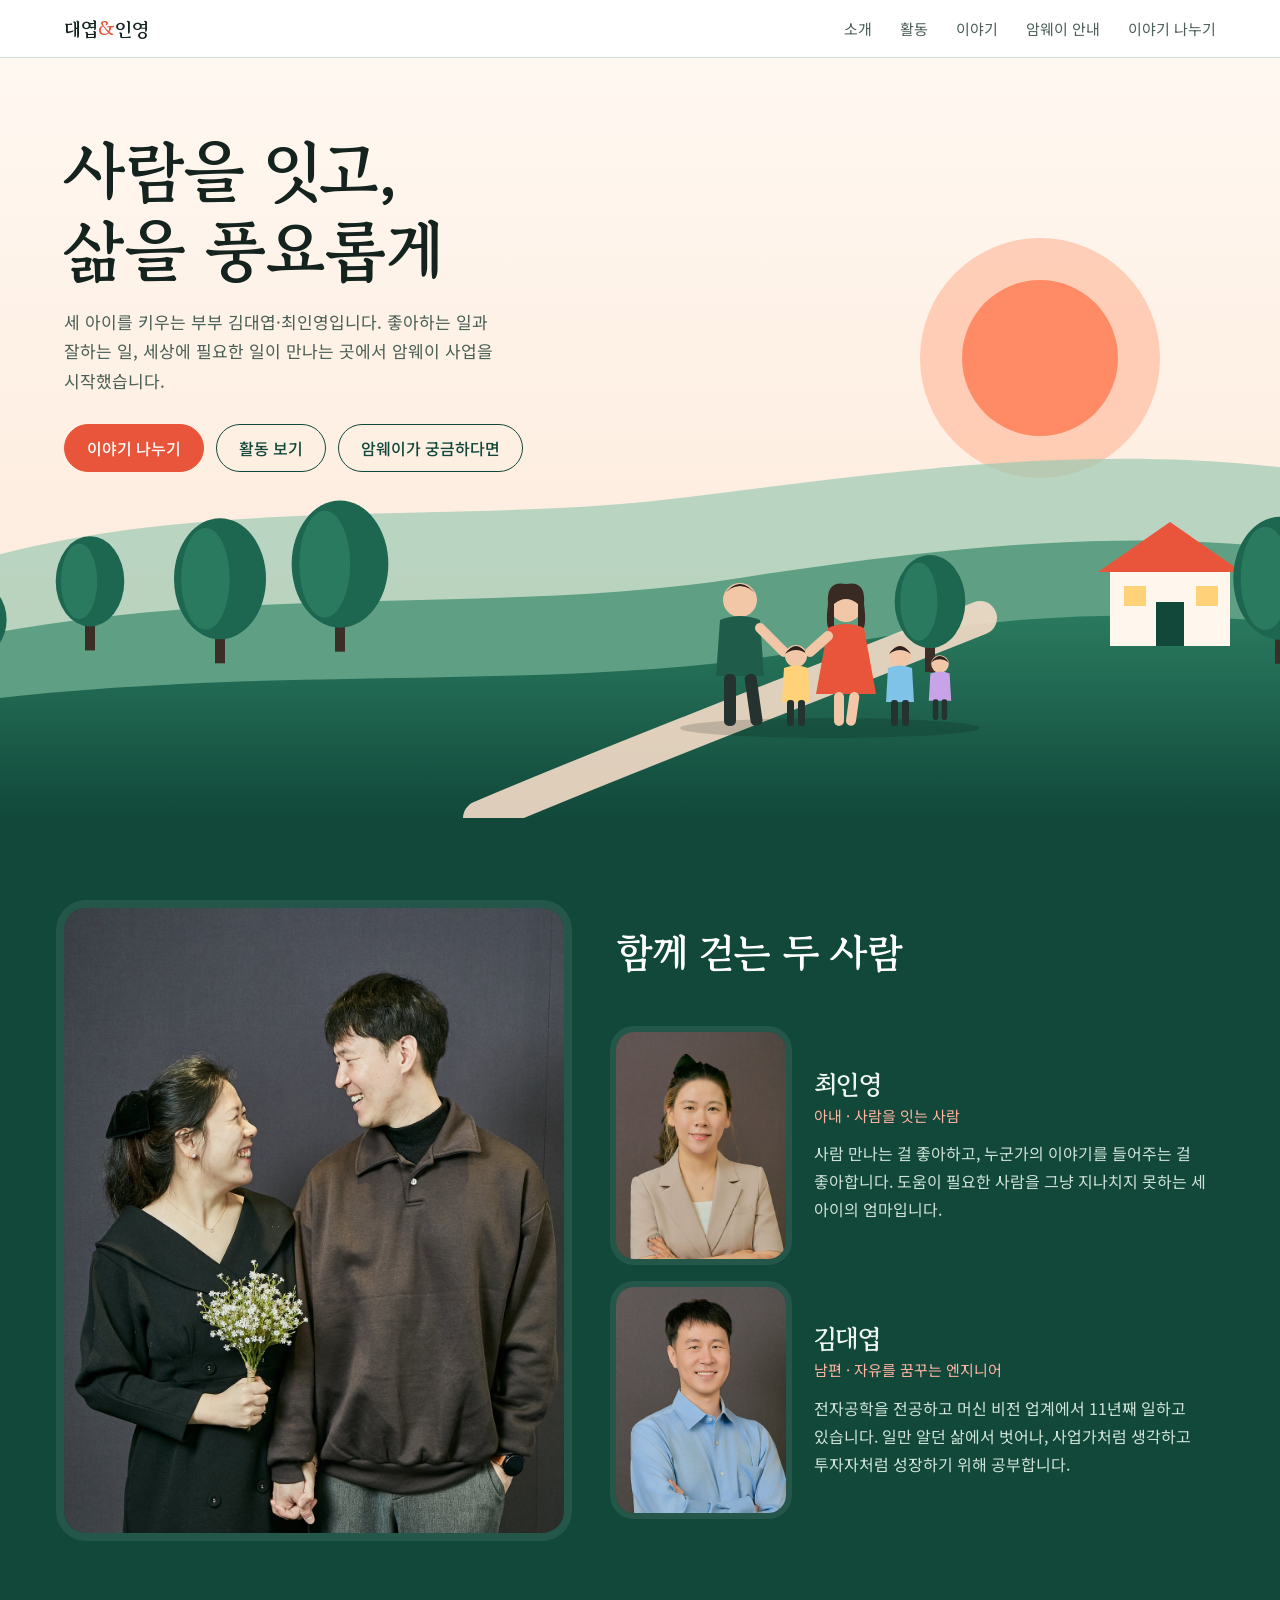
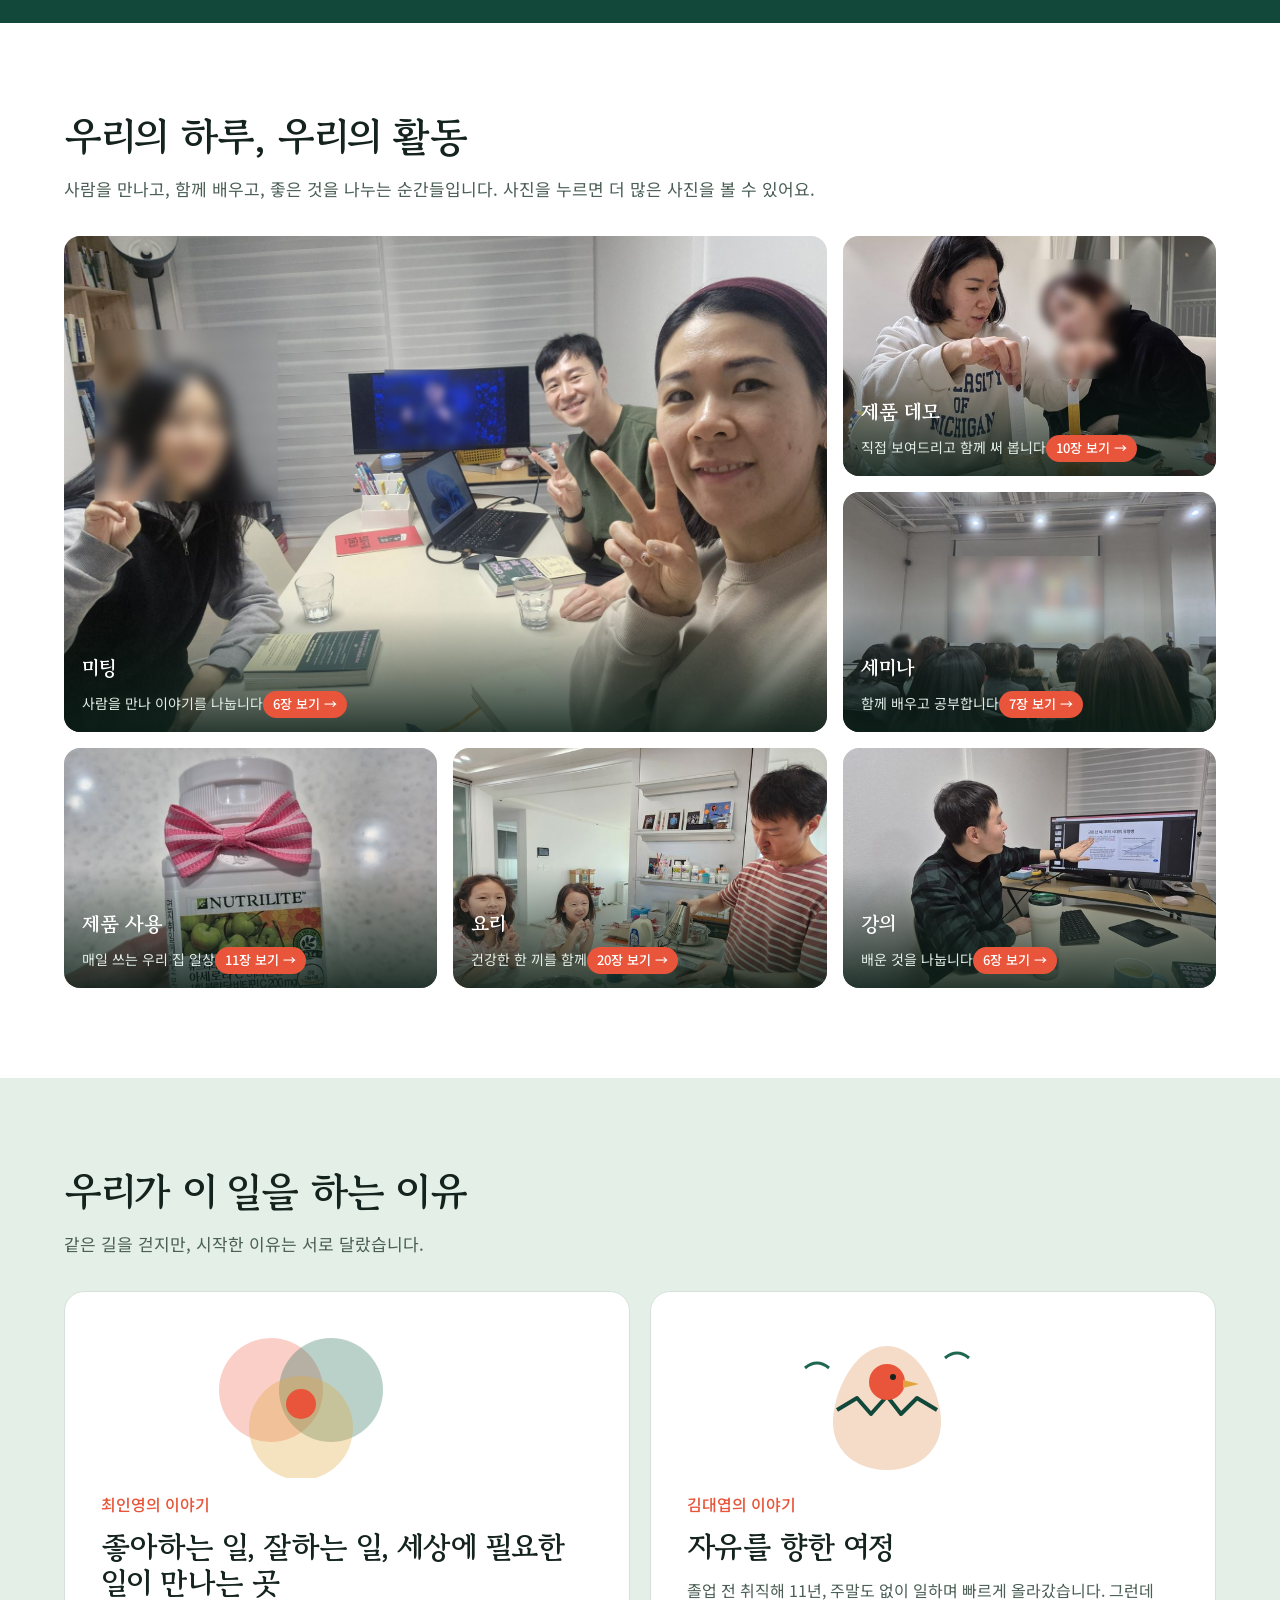
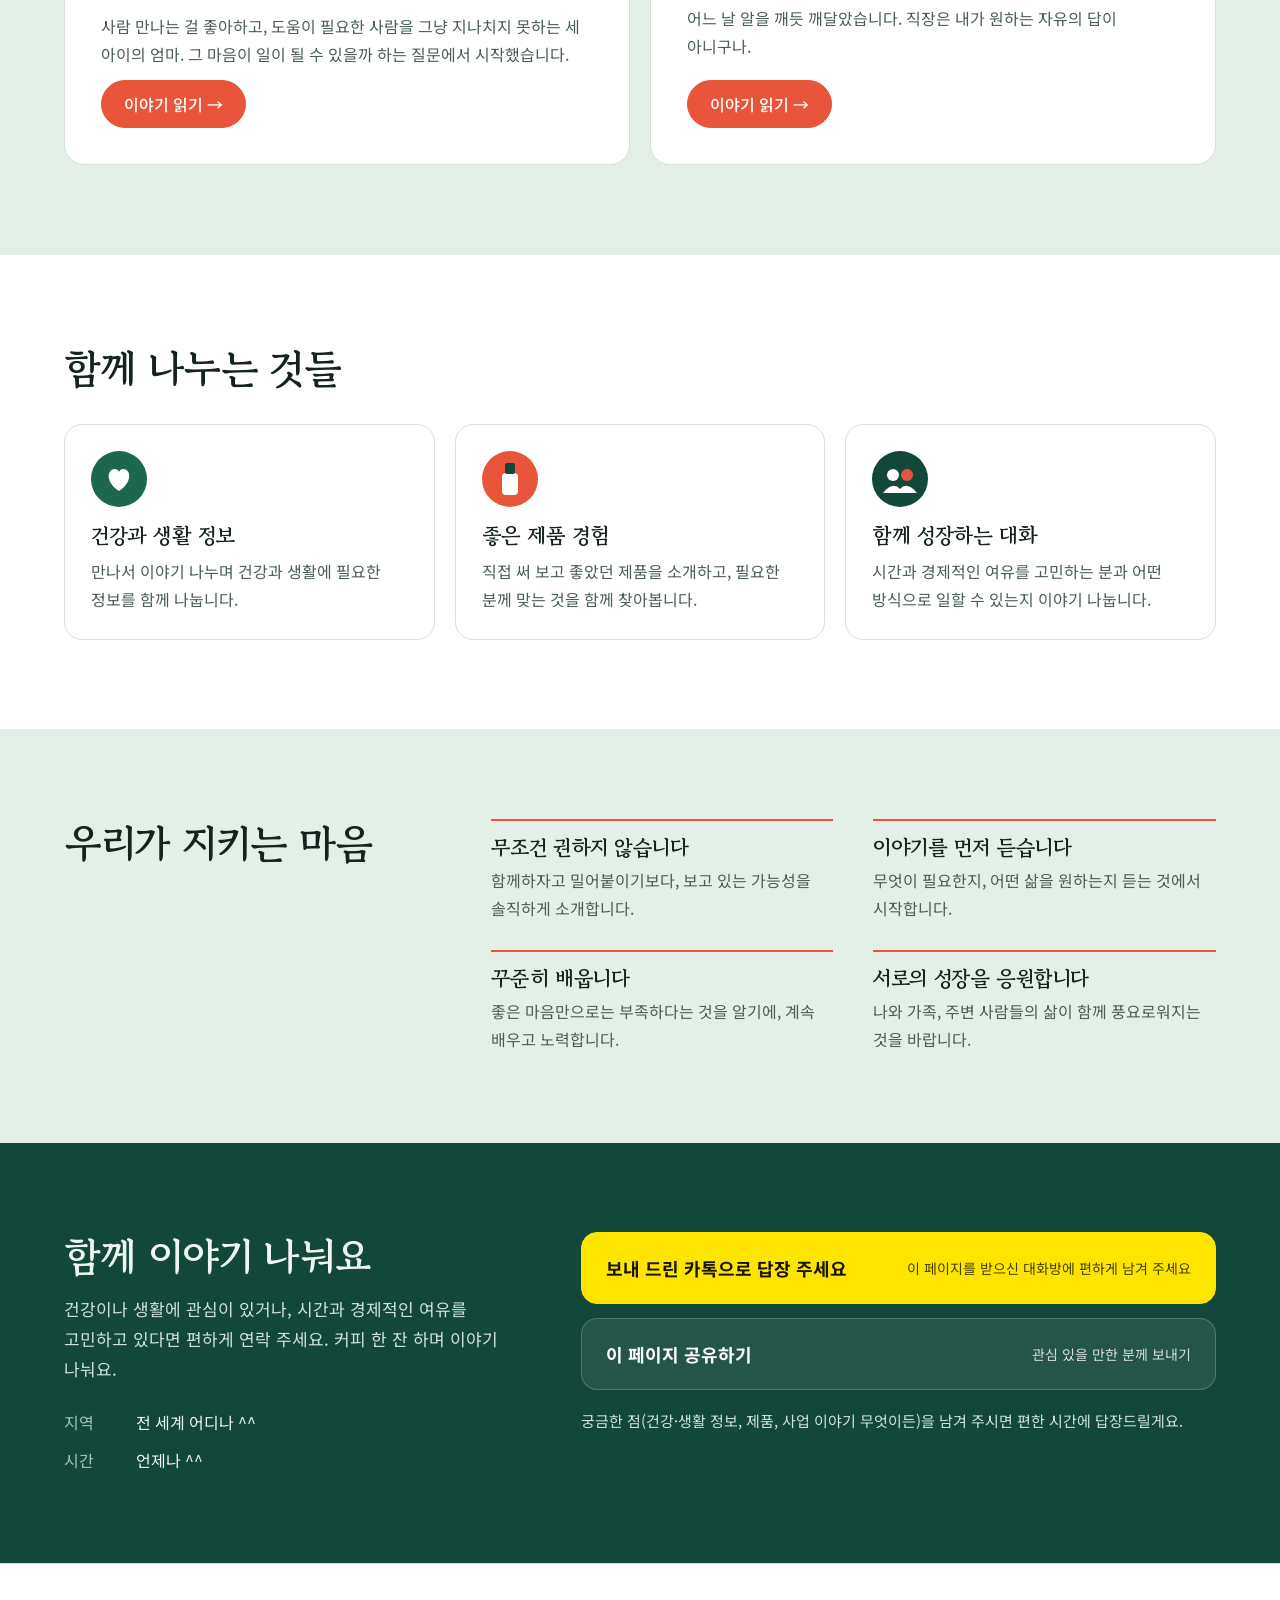
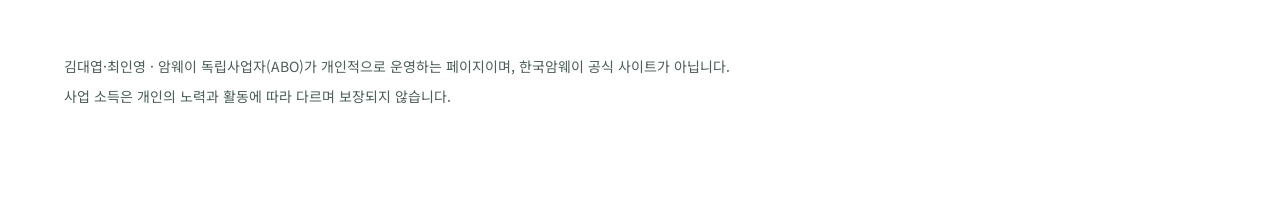
<file: index.html>
<!doctype html>
<html lang="ko">
<head>
<meta charset="utf-8">
<meta name="viewport" content="width=device-width,initial-scale=1,viewport-fit=cover">
<title>김대엽 · 최인영 | 사람을 잇는 부부 사업가</title>
<meta name="description" content="세 아이를 키우는 부부 김대엽·최인영입니다. 사람과 사람을 연결하며 더 풍요로운 삶을 만들어가는 이야기를 나눕니다.">
<meta property="og:title" content="김대엽 · 최인영 | 사람을 잇는 부부 사업가">
<meta property="og:description" content="사람과 사람을 연결하며, 더 풍요로운 삶을 만들어가는 이야기">
<meta property="og:type" content="website">
<meta property="og:url" content="https://matthewkim5081.github.io/">
<meta property="og:image" content="https://matthewkim5081.github.io/photos/profile/couple-og.jpg">
<meta property="og:image:width" content="1200">
<meta property="og:image:height" content="630">
<link rel="preconnect" href="https://fonts.googleapis.com">
<link href="https://fonts.googleapis.com/css2?family=Gowun+Batang:wght@400;700&family=Noto+Sans+KR:wght@400;500;700&display=swap" rel="stylesheet">
<link rel="stylesheet" href="style.css">
</head>
<body>

<nav><div class="in">
<a class="logo" href="#top">대엽<b>&amp;</b>인영</a>
<ul><li><a href="#who">소개</a></li><li><a href="#activity">활동</a></li><li><a href="#story">이야기</a></li><li><a href="guide.html">암웨이 안내</a></li><li><a href="#contact">이야기 나누기</a></li></ul>
</div></nav>

<header class="hero" id="top">
<svg class="scene" viewBox="0 0 1440 760" preserveAspectRatio="xMidYMax slice" aria-hidden="true">
<defs>
<linearGradient id="sky" x1="0" y1="0" x2="0" y2="1"><stop offset="0" stop-color="var(--sky2)"/><stop offset="1" stop-color="var(--sky1)"/></linearGradient>
<linearGradient id="h1" x1="0" y1="0" x2="0" y2="1"><stop offset="0" stop-color="#2a7a5f"/><stop offset="1" stop-color="#11483a"/></linearGradient>
<g id="kid"><circle cx="0" cy="-40" r="11" fill="#f1c7a8"/><path d="M-11 -42 Q0 -58 11 -42 Q0 -50 -11 -42Z" fill="#2b2220"/><path d="M-12 -28 Q0 -33 12 -28 L14 6 L-14 6Z"/><rect x="-9" y="4" width="7" height="26" rx="3" fill="#253330"/><rect x="2" y="4" width="7" height="26" rx="3" fill="#253330"/></g>
</defs>
<rect width="1440" height="760" fill="url(#sky)"/>
<g class="sun"><circle cx="1120" cy="300" r="120" fill="#ffb08f" opacity=".55"/><circle cx="1120" cy="300" r="78" fill="#ff8a66"/></g>
<path d="M0 520 C260 430 520 470 760 440 S1200 380 1440 420 V760 H0Z" fill="#9cc9b2" opacity=".7"/>
<path d="M0 590 C300 520 560 560 820 520 S1250 470 1440 500 V760 H0Z" fill="#5fa085"/>
<path d="M0 760 V650 C340 600 640 640 900 590 S1300 560 1440 570 V760Z" fill="url(#h1)"/>
<path d="M560 760 C700 700 860 640 1060 560" stroke="#f4dcc8" stroke-width="34" fill="none" stroke-linecap="round" opacity=".9"/>
<g transform="translate(1190 470)">
<rect x="0" y="40" width="120" height="78" fill="#fff6ee"/><path d="M-12 44 L60 -6 L132 44Z" fill="var(--coral)"/>
<rect x="46" y="74" width="28" height="44" fill="#11483a"/><rect x="14" y="58" width="22" height="20" fill="#ffd27a"/><rect x="86" y="58" width="22" height="20" fill="#ffd27a"/>
</g>
<g id="trees"></g>
<g transform="translate(820 600)">
<ellipse cx="90" cy="70" rx="150" ry="10" fill="#000" opacity=".15"/>
<g><circle cx="0" cy="-58" r="17" fill="#f1c7a8"/><path d="M-17 -62 Q0 -86 17 -62 Q10 -72 0 -72 Q-10 -72 -17 -62Z" fill="#2b2220"/>
<path d="M-20 -38 Q0 -46 20 -38 L24 18 L-24 18Z" fill="#1f5d4a"/><rect x="-16" y="16" width="12" height="52" rx="5" fill="#253330"/><rect x="4" y="16" width="12" height="52" rx="5" fill="#253330" transform="rotate(-8 10 16)"/>
<path d="M20 -30 L44 -6" stroke="#f1c7a8" stroke-width="10" stroke-linecap="round"/></g>
<use href="#kid" x="56" y="38" fill="#ffd27a"/>
<g transform="translate(106 6)"><circle cx="0" cy="-58" r="16" fill="#f1c7a8"/><path d="M-18 -60 Q-20 -84 0 -80 Q20 -84 18 -60 Q22 -30 12 -34 L12 -60 Q0 -70 -12 -60 L-12 -34 Q-22 -30 -18 -60Z" fill="#3a2a24"/>
<path d="M-18 -36 Q0 -44 18 -36 L30 30 L-30 30Z" fill="var(--coral)"/><rect x="-12" y="28" width="10" height="34" rx="5" fill="#f1c7a8"/><rect x="4" y="28" width="10" height="34" rx="5" fill="#f1c7a8" transform="rotate(8 9 28)"/>
<path d="M-18 -28 L-36 -12" stroke="#f1c7a8" stroke-width="10" stroke-linecap="round"/></g>
<use href="#kid" x="160" y="38" fill="#7fc4e8"/>
<use href="#kid" x="200" y="38" fill="#c9a3e8" transform="translate(200 38) scale(.8) translate(-200 -38)"/>
</g>
</svg>
<div class="copy">
<h1>사람을 잇고,<br>삶을 풍요롭게</h1>
<p>세 아이를 키우는 부부 김대엽·최인영입니다. 좋아하는 일과 잘하는 일, 세상에 필요한 일이 만나는 곳에서 암웨이 사업을 시작했습니다.</p>
<div class="btns"><a class="btn main" href="#contact">이야기 나누기</a><a class="btn" href="#activity">활동 보기</a><a class="btn" href="guide.html">암웨이가 궁금하다면</a></div>
</div>
</header>

<section class="band who" id="who"><div class="in">
<figure class="couple"><img src="photos/profile/couple.jpg" width="1200" height="1500" alt="김대엽과 최인영이 마주 보며 웃는 사진"></figure>
<div class="people">
<h2>함께 걷는 두 사람</h2>
<div class="person"><img class="pf" src="photos/profile/inyoung.jpg" width="900" height="1200" alt="최인영 프로필 사진">
<div><h3>최인영</h3><div class="role">아내 · 사람을 잇는 사람</div><p>사람 만나는 걸 좋아하고, 누군가의 이야기를 들어주는 걸 좋아합니다. 도움이 필요한 사람을 그냥 지나치지 못하는 세 아이의 엄마입니다.</p></div></div>
<div class="person"><img class="pf" src="photos/profile/daeyeop.jpg" width="900" height="1200" alt="김대엽 프로필 사진">
<div><h3>김대엽</h3><div class="role">남편 · 자유를 꿈꾸는 엔지니어</div><p>전자공학을 전공하고 머신 비전 업계에서 11년째 일하고 있습니다. 일만 알던 삶에서 벗어나, 사업가처럼 생각하고 투자자처럼 성장하기 위해 공부합니다.</p></div></div>
</div>
</div></section>

<section class="band" id="activity"><div class="in">
<h2>우리의 하루, 우리의 활동</h2>
<p class="lead">사람을 만나고, 함께 배우고, 좋은 것을 나누는 순간들입니다. 사진을 누르면 더 많은 사진을 볼 수 있어요.</p>
<div class="gal" id="gal"></div>
</div></section>

<section class="band stories" id="story"><div class="in">
<h2>우리가 이 일을 하는 이유</h2>
<p class="lead">같은 길을 걷지만, 시작한 이유는 서로 달랐습니다.</p>
<div class="grid">
<article class="scard">
<svg class="art" viewBox="0 0 400 150" role="img" aria-label="좋아하는 일, 잘하는 일, 세상에 필요한 일이 겹치는 곳">
<circle cx="170" cy="62" r="52" fill="#e8553a" fill-opacity=".28"/><circle cx="230" cy="62" r="52" fill="#1d6650" fill-opacity=".3"/><circle cx="200" cy="100" r="52" fill="#e0a43a" fill-opacity=".32"/><circle cx="200" cy="76" r="15" fill="#e8553a"/>
</svg>
<div><div class="kick">최인영의 이야기</div><h3>좋아하는 일, 잘하는 일, 세상에 필요한 일이 만나는 곳</h3></div>
<p>사람 만나는 걸 좋아하고, 도움이 필요한 사람을 그냥 지나치지 못하는 세 아이의 엄마. 그 마음이 일이 될 수 있을까 하는 질문에서 시작했습니다.</p>
<a class="btn main" href="story-inyoung.html">이야기 읽기 →</a>
</article>
<article class="scard">
<svg class="art" viewBox="0 0 400 150" role="img" aria-label="알을 깨고 나오는 새">
<path d="M200 18 C232 18 254 64 254 94 C254 124 230 142 200 142 C170 142 146 124 146 94 C146 64 168 18 200 18Z" fill="#f4dcc8"/>
<path d="M150 82 L170 70 L184 86 L200 68 L214 86 L230 70 L250 82" fill="none" stroke="#11483a" stroke-width="4" stroke-linejoin="round"/>
<path d="M150 82 L170 70 L184 86 L200 68 L214 86 L230 70 L250 82 C246 54 228 18 200 18 C172 18 154 54 150 82Z" fill="#fff" fill-opacity=".001"/>
<circle cx="200" cy="54" r="18" fill="#e8553a"/><path d="M216 52 L232 56 L216 60Z" fill="#e0a43a"/><circle cx="206" cy="49" r="3" fill="#14231d"/>
<path d="M118 40 Q130 30 142 40" stroke="#1d6650" stroke-width="3" fill="none"/><path d="M258 30 Q270 20 282 30" stroke="#1d6650" stroke-width="3" fill="none"/>
</svg>
<div><div class="kick">김대엽의 이야기</div><h3>자유를 향한 여정</h3></div>
<p>졸업 전 취직해 11년, 주말도 없이 일하며 빠르게 올라갔습니다. 그런데 어느 날 알을 깨듯 깨달았습니다. 직장은 내가 원하는 자유의 답이 아니구나.</p>
<a class="btn main" href="story-daeyeop.html">이야기 읽기 →</a>
</article>
</div>
</div></section>

<section class="band" id="do"><div class="in">
<h2>함께 나누는 것들</h2>
<div class="cards">
<div class="card"><svg viewBox="0 0 56 56"><circle cx="28" cy="28" r="28" fill="var(--pine2)"/><path d="M28 40 C14 31 16 18 24 18 C27 18 28 21 28 21 C28 21 29 18 32 18 C40 18 42 31 28 40Z" fill="#fff"/></svg><h3>건강과 생활 정보</h3><p>만나서 이야기 나누며 건강과 생활에 필요한 정보를 함께 나눕니다.</p></div>
<div class="card"><svg viewBox="0 0 56 56"><circle cx="28" cy="28" r="28" fill="var(--coral)"/><rect x="20" y="22" width="16" height="22" rx="4" fill="#fff"/><rect x="23" y="12" width="10" height="11" rx="2" fill="var(--pine)"/></svg><h3>좋은 제품 경험</h3><p>직접 써 보고 좋았던 제품을 소개하고, 필요한 분께 맞는 것을 함께 찾아봅니다.</p></div>
<div class="card"><svg viewBox="0 0 56 56"><circle cx="28" cy="28" r="28" fill="var(--pine)"/><circle cx="21" cy="24" r="6" fill="#fff"/><circle cx="35" cy="24" r="6" fill="var(--coral)"/><path d="M11 42 Q21 30 28 38 Q35 30 45 42Z" fill="#fff"/></svg><h3>함께 성장하는 대화</h3><p>시간과 경제적인 여유를 고민하는 분과 어떤 방식으로 일할 수 있는지 이야기 나눕니다.</p></div>
</div>
</div></section>

<section class="band vals"><div class="in">
<h2>우리가 지키는 마음</h2>
<div class="vlist">
<div><h3>무조건 권하지 않습니다</h3><p>함께하자고 밀어붙이기보다, 보고 있는 가능성을 솔직하게 소개합니다.</p></div>
<div><h3>이야기를 먼저 듣습니다</h3><p>무엇이 필요한지, 어떤 삶을 원하는지 듣는 것에서 시작합니다.</p></div>
<div><h3>꾸준히 배웁니다</h3><p>좋은 마음만으로는 부족하다는 것을 알기에, 계속 배우고 노력합니다.</p></div>
<div><h3>서로의 성장을 응원합니다</h3><p>나와 가족, 주변 사람들의 삶이 함께 풍요로워지는 것을 바랍니다.</p></div>
</div>
</div></section>

<section class="band contact" id="contact"><div class="in">
<div><h2>함께 이야기 나눠요</h2><p class="lead">건강이나 생활에 관심이 있거나, 시간과 경제적인 여유를 고민하고 있다면 편하게 연락 주세요. 커피 한 잔 하며 이야기 나눠요.</p>
<div class="info"><div><span>지역</span><span>전 세계 어디나 ^^</span></div><div><span>시간</span><span>언제나 ^^</span></div></div></div>
<div class="cta">
<div class="big kakao"><b>보내 드린 카톡으로 답장 주세요</b><span>이 페이지를 받으신 대화방에 편하게 남겨 주세요</span></div>
<button type="button" class="big" id="share"><b>이 페이지 공유하기</b><span id="shareMsg">관심 있을 만한 분께 보내기</span></button>
<p>궁금한 점(건강·생활 정보, 제품, 사업 이야기 무엇이든)을 남겨 주시면 편한 시간에 답장드릴게요.</p>
</div>
</div></section>

<footer class="band"><div class="in">
<div>김대엽·최인영 · 암웨이 독립사업자(ABO)가 개인적으로 운영하는 페이지이며, 한국암웨이 공식 사이트가 아닙니다.</div>
<div>사업 소득은 개인의 노력과 활동에 따라 다르며 보장되지 않습니다.</div>
</div></footer>

<script src="photos.js"></script>
<script>{
/* 활동 사진 목록은 photos.js (couple_profile_photos.py가 만듦). 칸을 누르면 gallery.html의 해당 분류로 이동 */
const P=window.PHOTOS||[];
document.getElementById('gal').innerHTML=P.map((c,i)=>{const p=c.items[0];const dir=i===0?'full':'thumb';
return `<a class="tile${i===0?' big':''}" href="gallery.html#${c.key}"><figure><img src="photos/${dir}/${p.f}" alt="${c.title}" loading="lazy"><figcaption><b>${c.title}</b><span>${c.desc}</span><em>${c.items.length}장 보기 →</em></figcaption></figure></a>`}).join('');

const g=document.getElementById('trees');let s=7;const r=()=>(s=s*16807%2147483647)/2147483647;
const xs=[60,170,300,1010,1360,1420,420];
g.innerHTML=xs.map(x=>{const h=70+r()*70,y=560+r()*40;return `<g transform="translate(${x} ${y})"><rect x="-5" y="-10" width="10" height="34" fill="#3b2e26"/><ellipse cx="0" cy="${-h/2}" rx="${h*.38}" ry="${h/2}" fill="#1d6650"/><ellipse cx="${-h*.12}" cy="${-h/2}" rx="${h*.2}" ry="${h*.42}" fill="#2a7a5f"/></g>`}).join('');
}</script>
<script>
document.getElementById('share').addEventListener('click',function(){
  var u='https://matthewkim5081.github.io/',m=document.getElementById('shareMsg');
  if(navigator.share){navigator.share({title:document.title,url:u}).catch(function(){});return;}
  if(navigator.clipboard){navigator.clipboard.writeText(u).then(function(){m.textContent='주소를 복사했어요. 카톡에 붙여 넣어 주세요';});}
  else{m.textContent=u;}
});
</script>
</body>
</html>
</file>
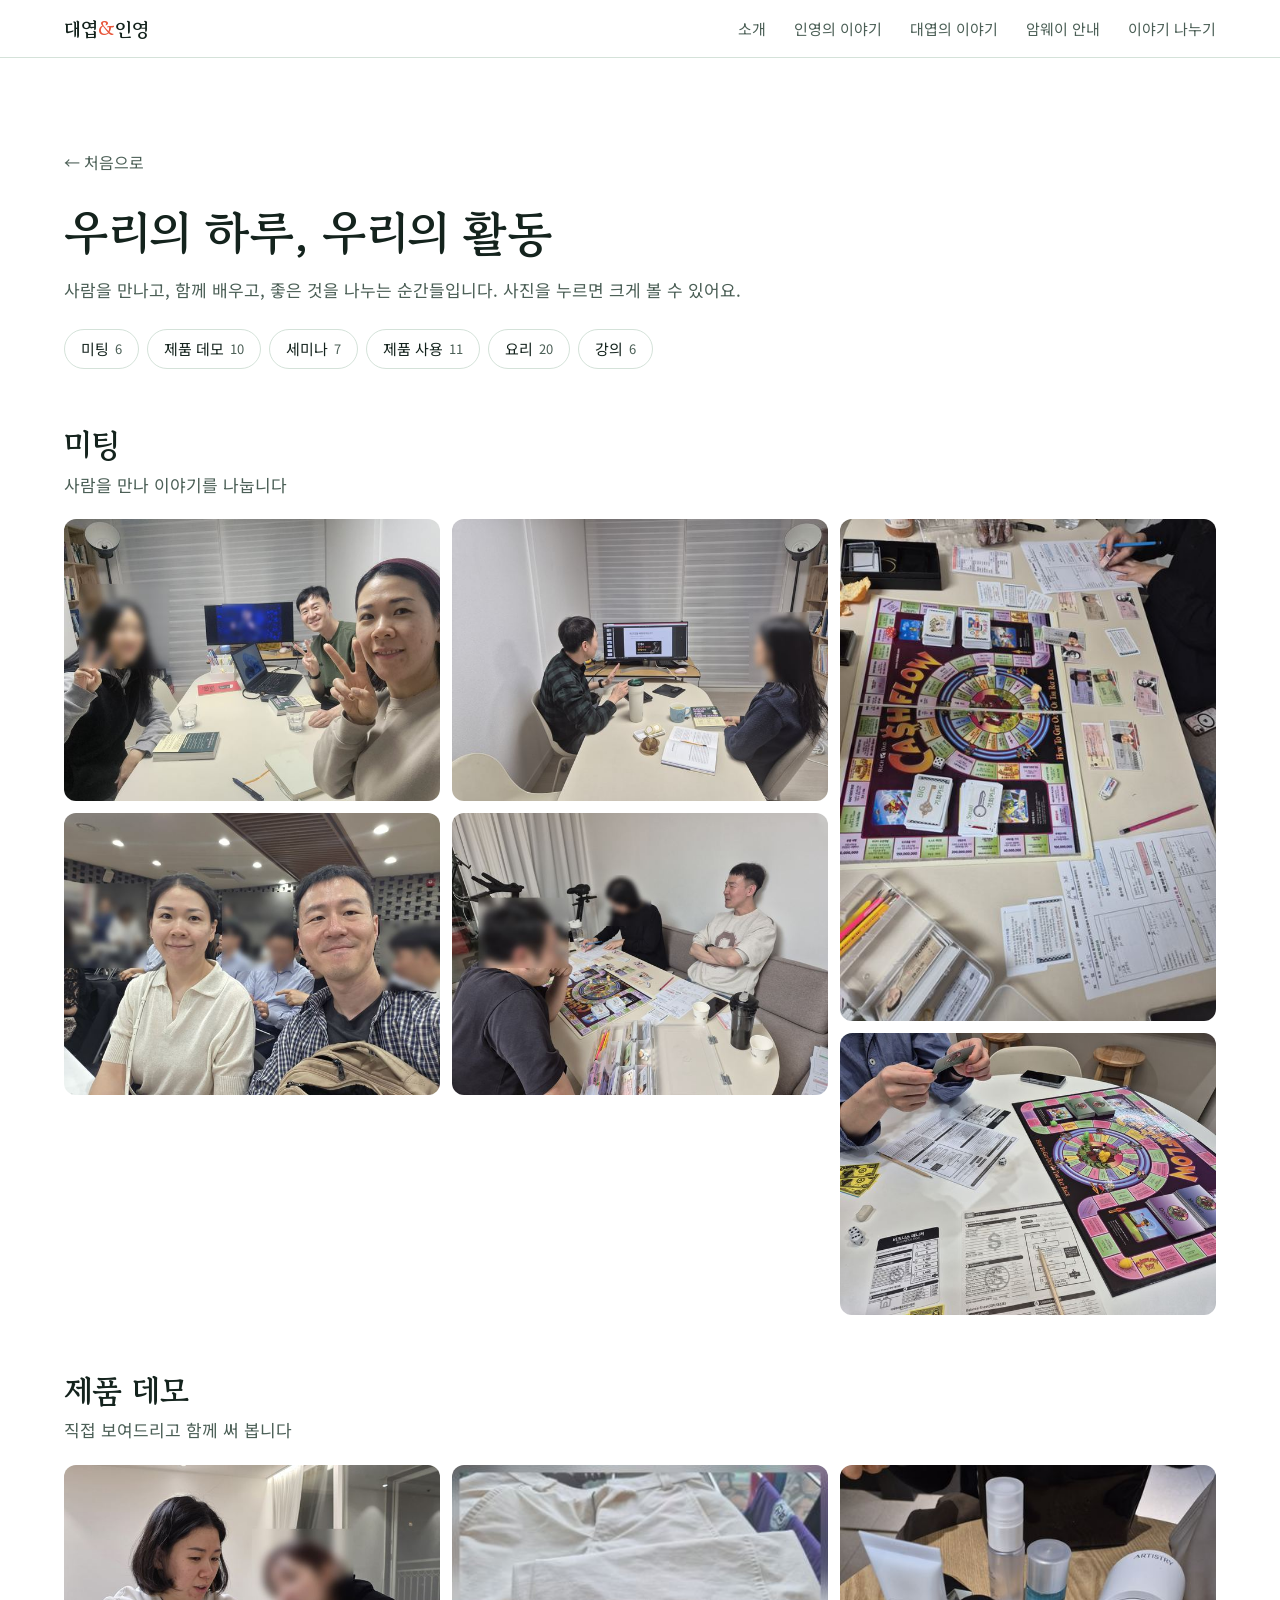
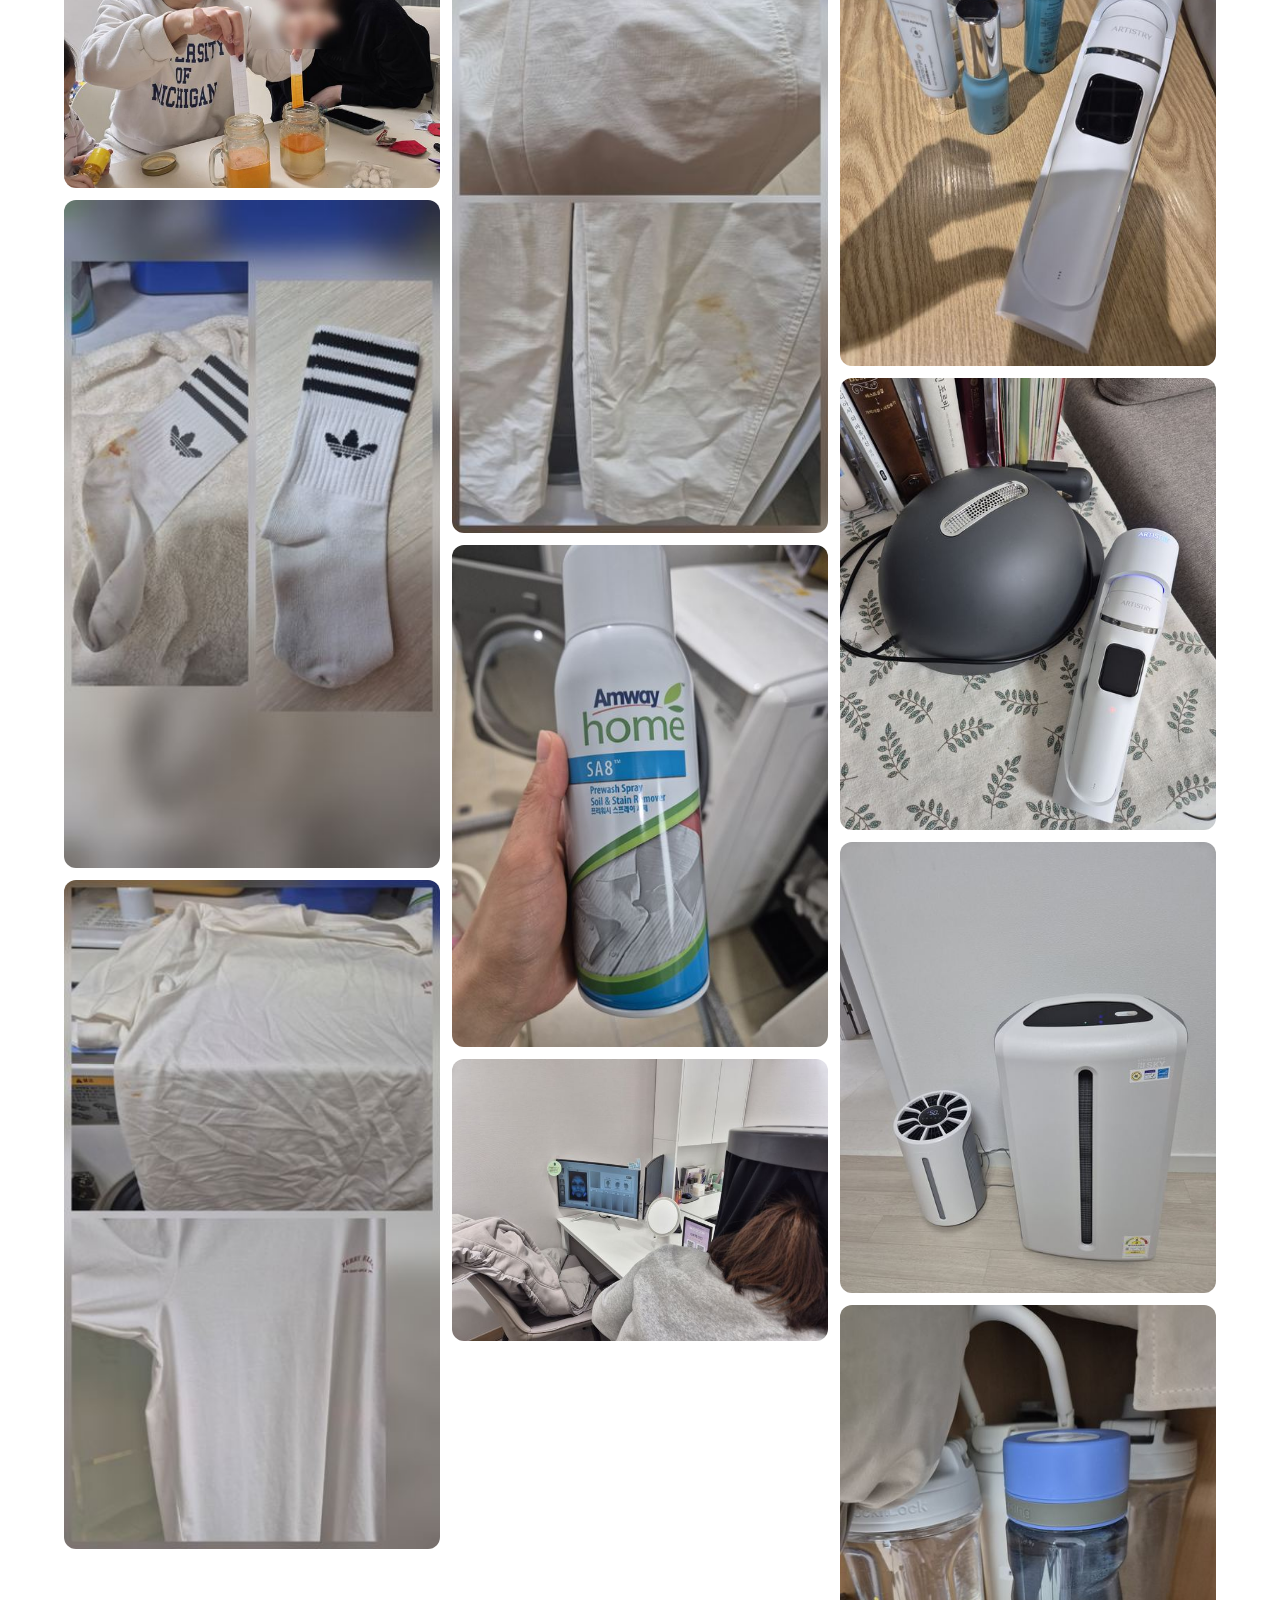
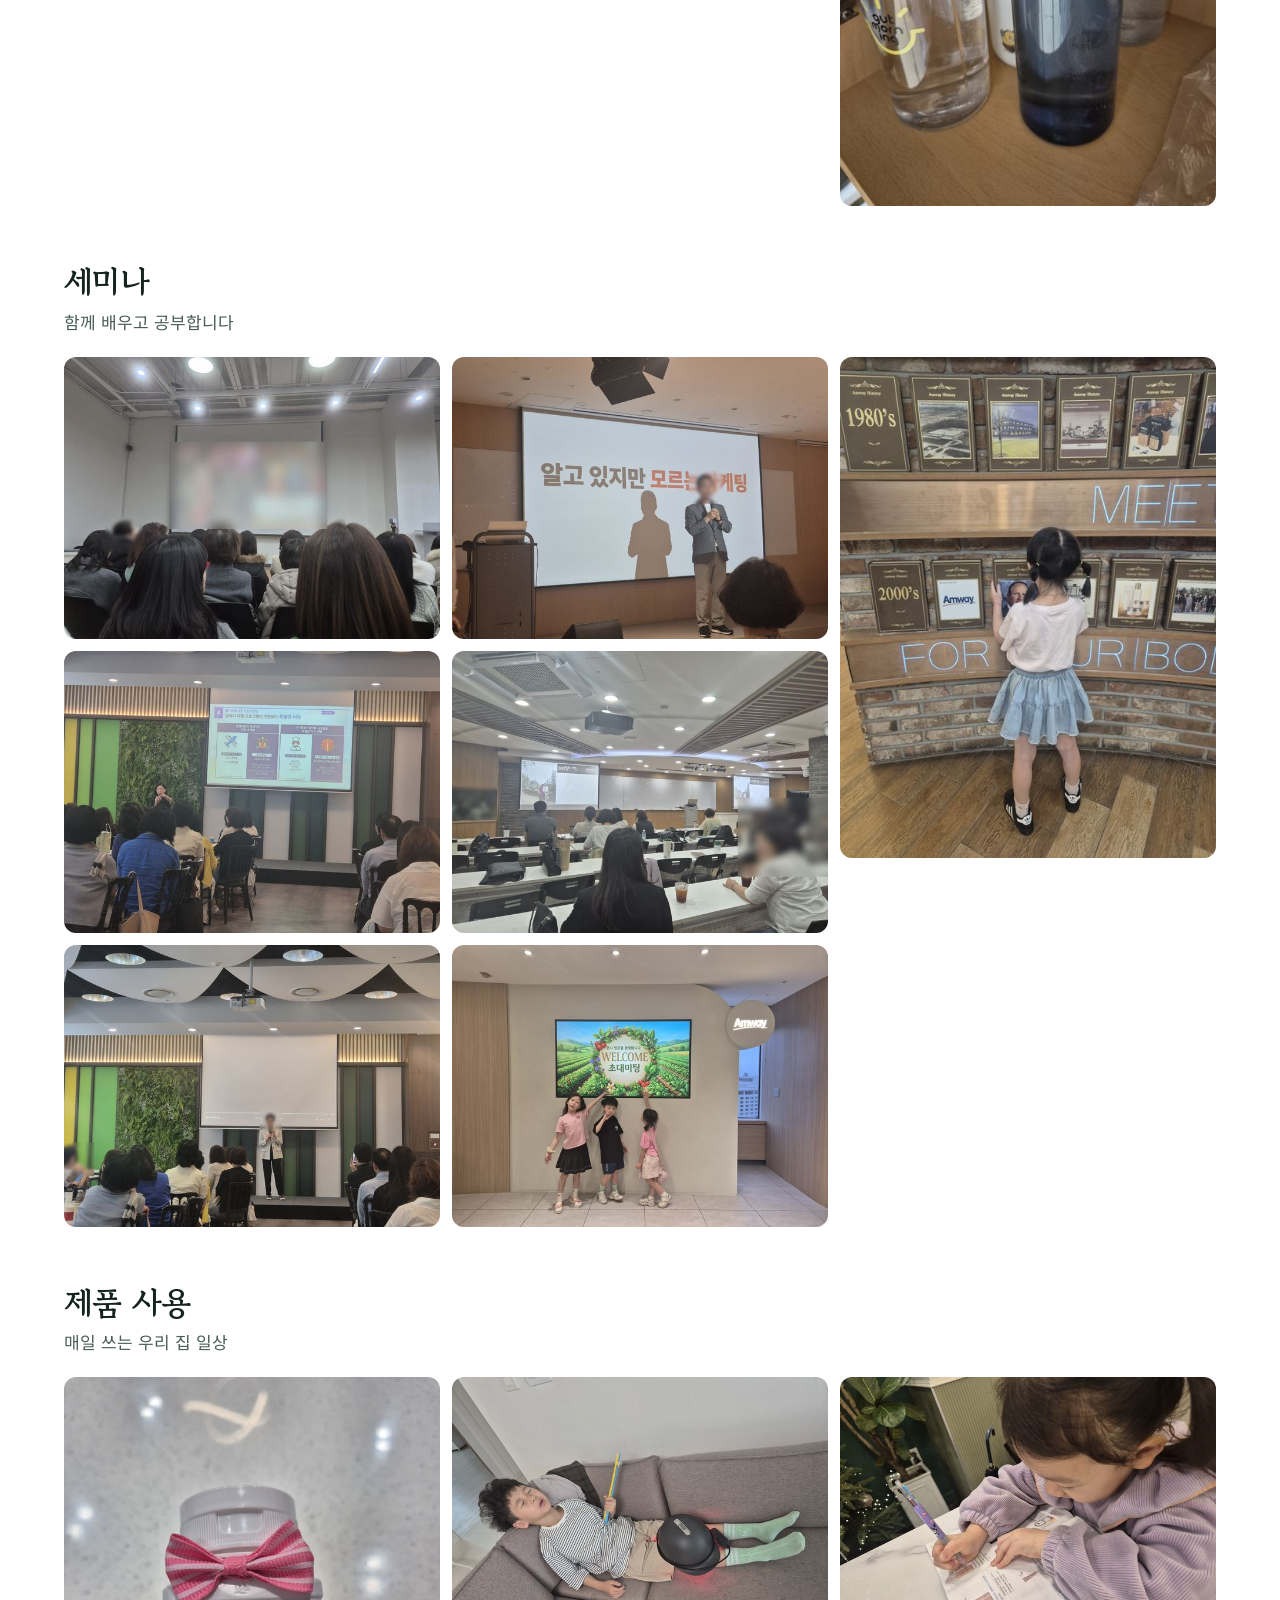
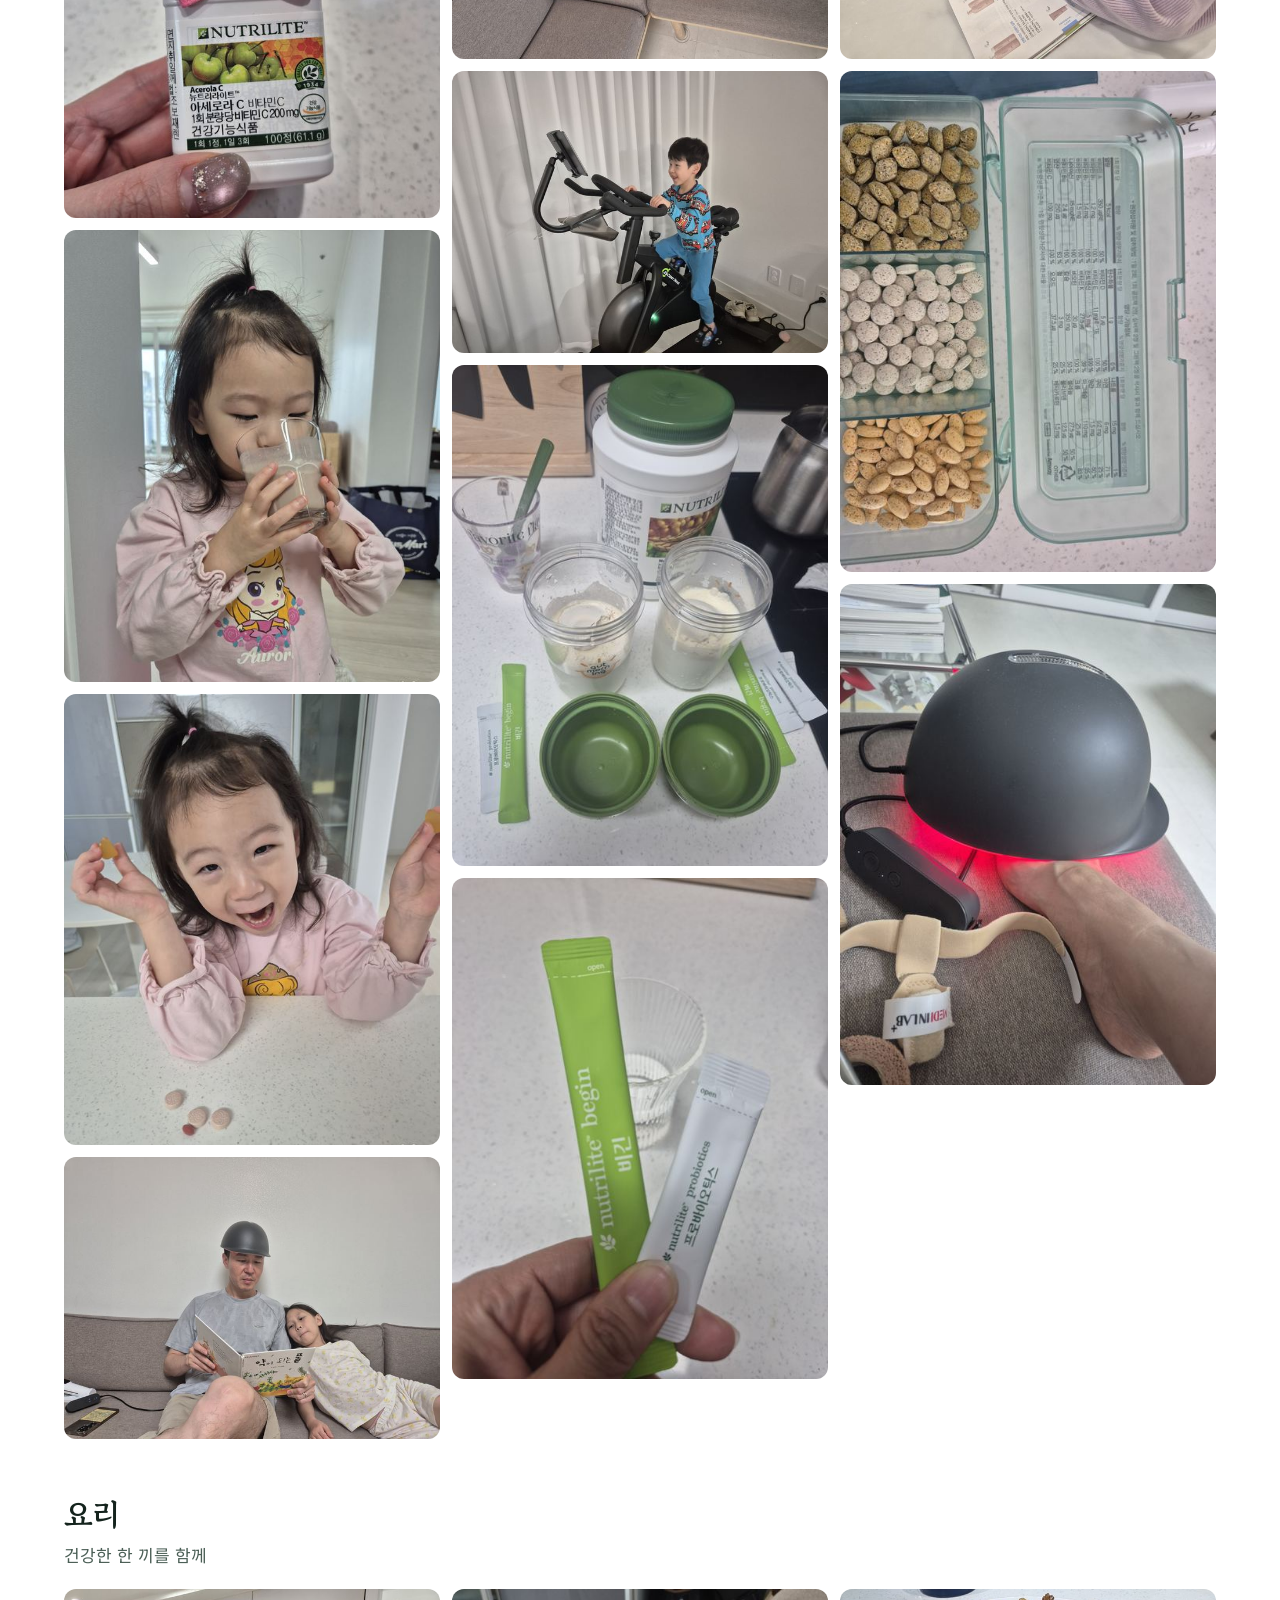
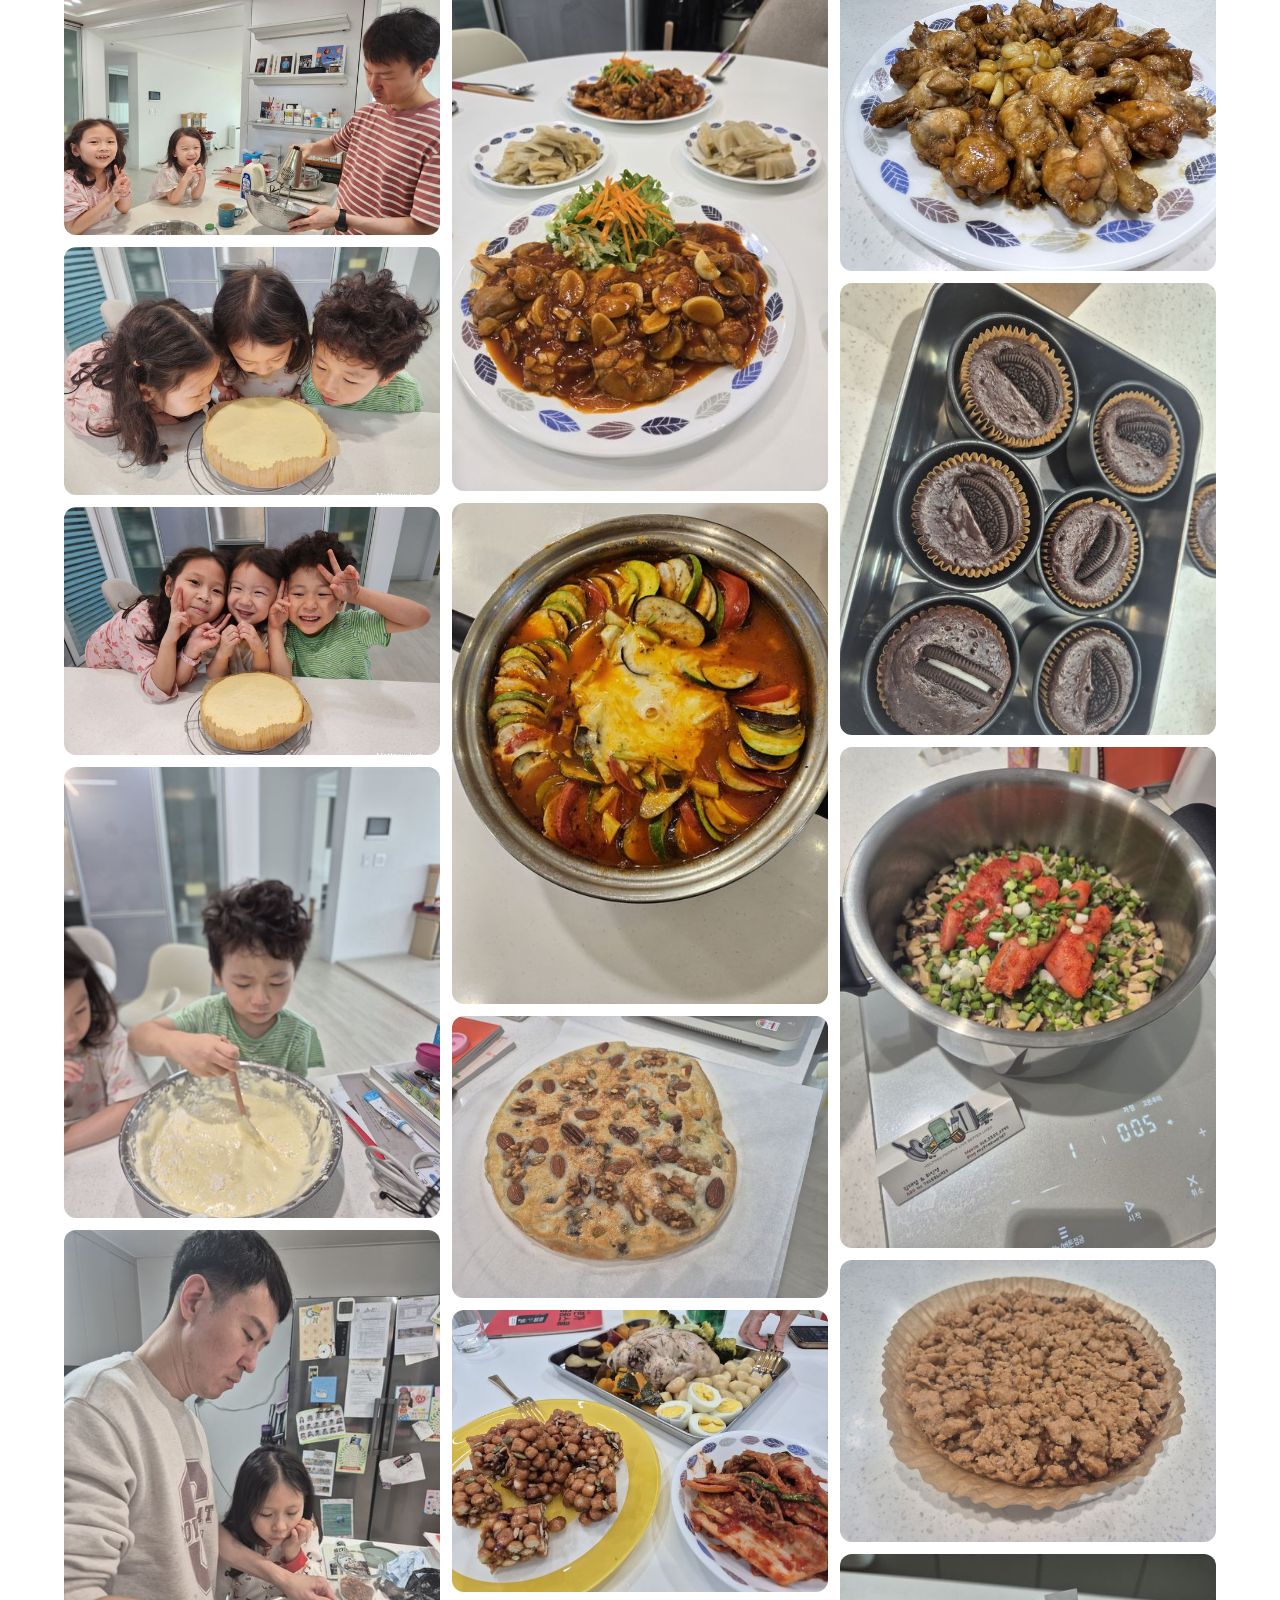
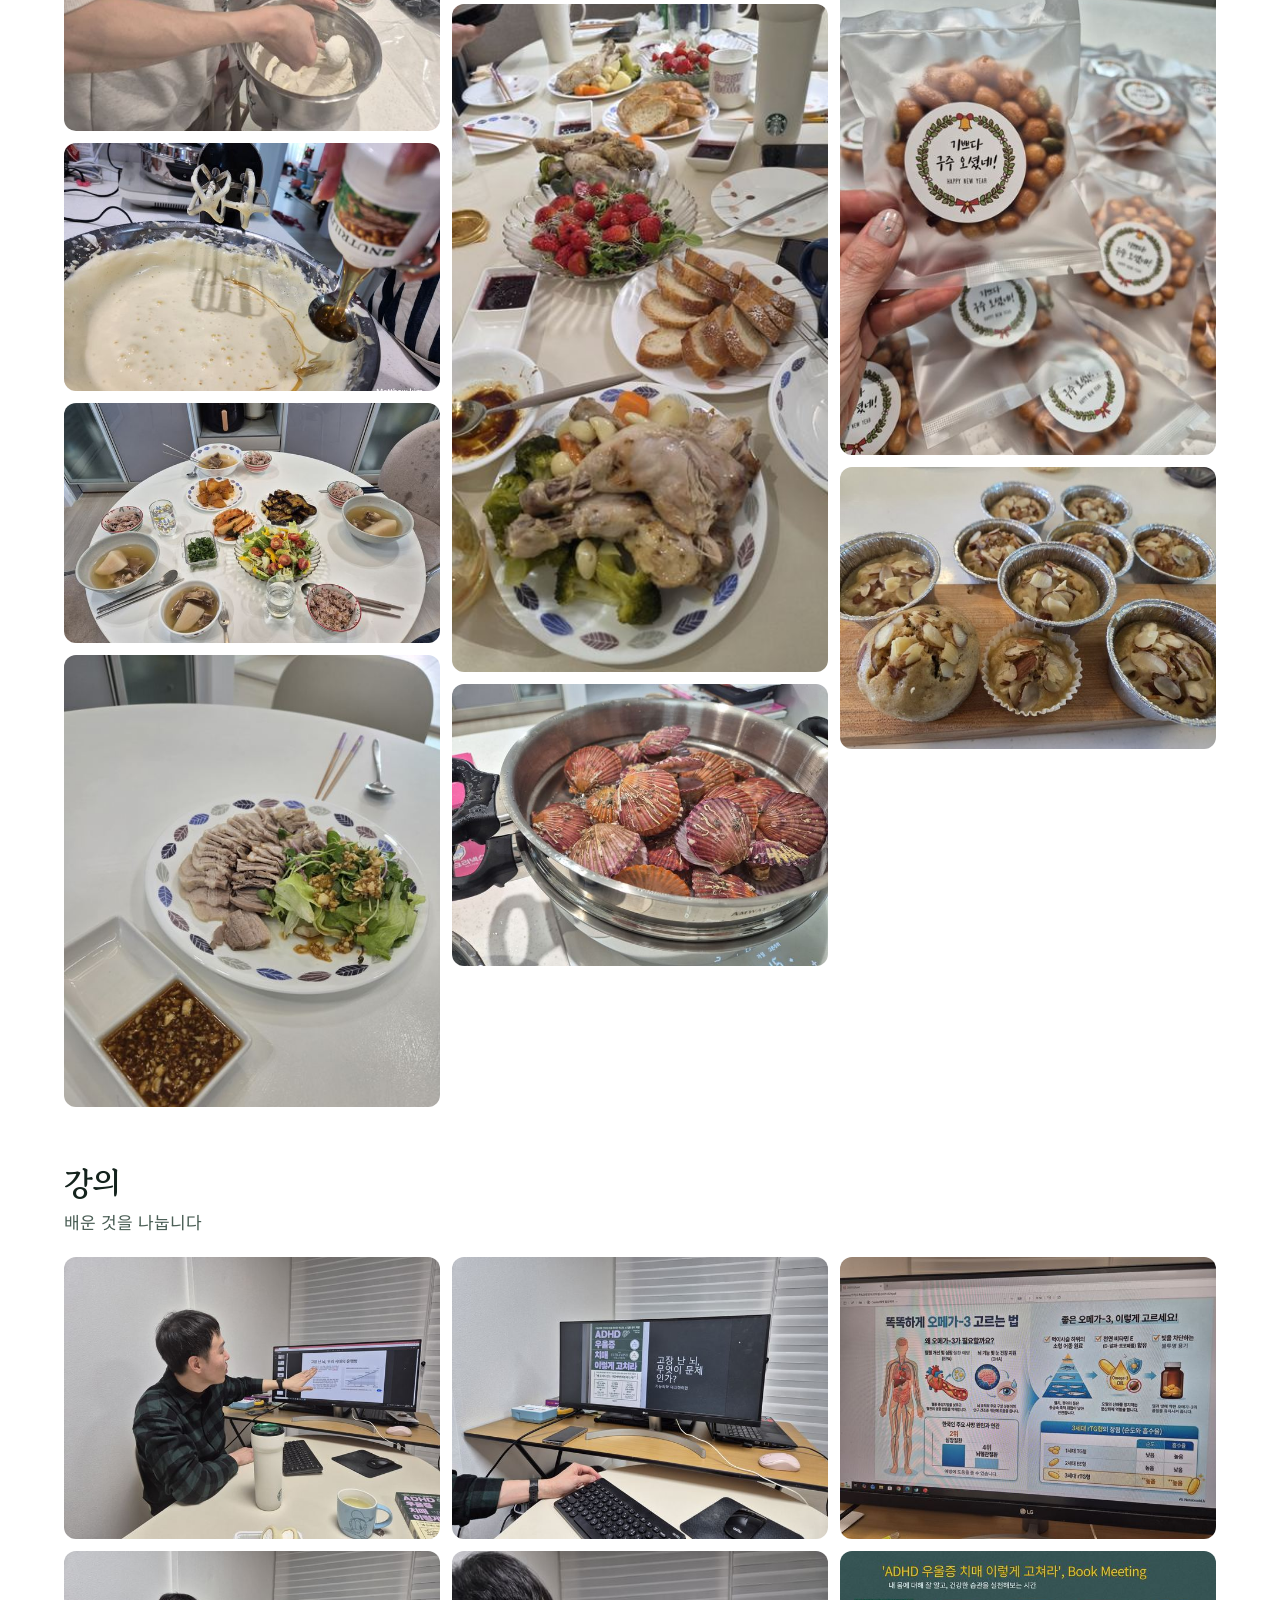
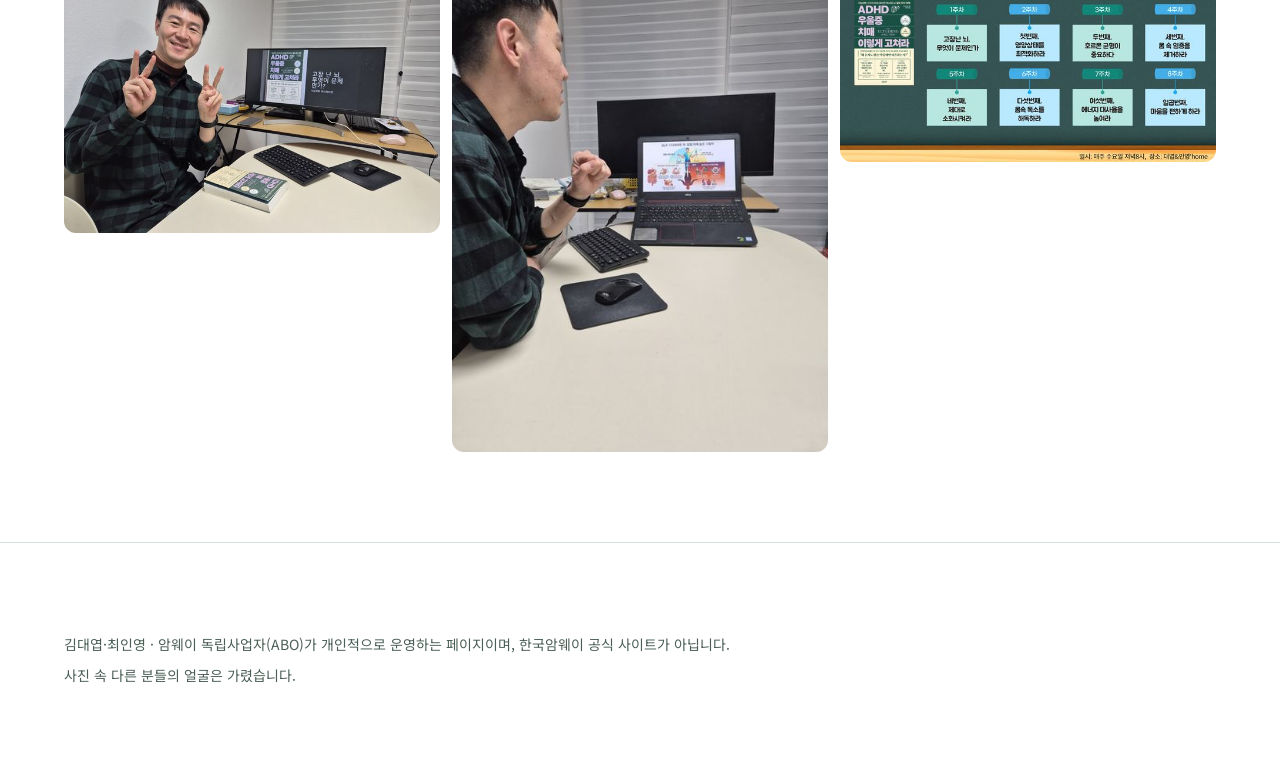
<file: gallery.html>
<!doctype html>
<html lang="ko">
<head>
<meta charset="utf-8">
<meta name="viewport" content="width=device-width,initial-scale=1,viewport-fit=cover">
<title>우리의 활동 | 김대엽 · 최인영</title>
<meta name="description" content="미팅, 제품 데모, 세미나, 제품 사용, 요리, 강의. 김대엽·최인영 부부의 활동 사진">
<meta property="og:title" content="우리의 활동 | 김대엽 · 최인영">
<meta property="og:description" content="미팅, 제품 데모, 세미나, 요리, 강의 사진">
<meta property="og:type" content="website">
<link rel="preconnect" href="https://fonts.googleapis.com">
<link href="https://fonts.googleapis.com/css2?family=Gowun+Batang:wght@400;700&family=Noto+Sans+KR:wght@400;500;700&display=swap" rel="stylesheet">
<link rel="stylesheet" href="style.css">
<style>
.chips{display:flex;flex-wrap:wrap;gap:8px;margin-top:24px}
.chips a{display:inline-flex;align-items:center;gap:6px;min-height:40px;padding:0 16px;border-radius:999px;border:1px solid var(--line);text-decoration:none;font-size:15px;background:var(--bg)}
.chips a span{color:var(--soft);font-size:13px}
.chips a:hover{border-color:var(--coral)}
.cat{padding-top:clamp(36px,5vw,56px)}
.cat h2{font-size:clamp(24px,3vw,32px)}
.cat .lead{margin-top:6px}
.masonry{columns:3 240px;column-gap:12px;margin-top:20px}
.masonry button{display:block;width:100%;margin:0 0 12px;padding:0;border:0;border-radius:12px;overflow:hidden;background:var(--sage);cursor:zoom-in;break-inside:avoid}
.masonry img{display:block;width:100%;height:auto;transition:transform .3s}
.masonry button:hover img{transform:scale(1.03)}
.masonry button:focus-visible{outline:3px solid var(--coral);outline-offset:2px}
.lb{position:fixed;inset:0;z-index:20;background:#0b1410f2;display:grid;grid-template-rows:auto minmax(0,1fr) auto;padding:env(safe-area-inset-top,0px) env(safe-area-inset-right,0px) env(safe-area-inset-bottom,0px) env(safe-area-inset-left,0px)}
.lb .bar{display:flex;justify-content:space-between;align-items:center;padding:12px 16px;color:#eef6f1}
.lb .bar b{font-family:"Gowun Batang",serif;font-size:18px}
.lb .stage{position:relative;display:grid;place-items:center;min-height:0;padding:0 56px}
.lb .stage img{max-width:100%;max-height:100%;object-fit:contain;border-radius:6px;user-select:none}
.lb button{border:0;background:#ffffff1f;color:#fff;border-radius:999px;width:48px;height:48px;font-size:24px;cursor:pointer;display:grid;place-items:center}
.lb button:hover{background:#ffffff38}
.lb .prev,.lb .next{position:absolute;top:50%;transform:translateY(-50%)}
.lb .prev{left:4px}.lb .next{right:4px}
.lb .strip{display:flex;gap:6px;overflow-x:auto;padding:10px 16px 14px}
.lb .strip img{height:56px;width:56px;object-fit:cover;border-radius:6px;opacity:.5;cursor:pointer;flex:none}
.lb .strip img.on{opacity:1;outline:2px solid var(--coral)}
@media(max-width:600px){.masonry{columns:2;column-gap:8px}.masonry button{margin-bottom:8px}.lb .stage{padding:0 8px}.lb .prev,.lb .next{top:auto;bottom:8px;transform:none}}
</style>
</head>
<body>

<nav><div class="in">
<a class="logo" href="index.html">대엽<b>&amp;</b>인영</a>
<ul><li><a href="index.html#who">소개</a></li><li><a href="story-inyoung.html">인영의 이야기</a></li><li><a href="story-daeyeop.html">대엽의 이야기</a></li><li><a href="guide.html">암웨이 안내</a></li><li><a href="index.html#contact">이야기 나누기</a></li></ul>
</div></nav>

<main class="band"><div class="in">
<a class="back" href="index.html#activity">← 처음으로</a>
<h1 style="font-size:clamp(32px,4.6vw,48px)">우리의 하루, 우리의 활동</h1>
<p class="lead">사람을 만나고, 함께 배우고, 좋은 것을 나누는 순간들입니다. 사진을 누르면 크게 볼 수 있어요.</p>
<div class="chips" id="chips"></div>
<div id="cats"></div>
</div></main>

<div class="lb" id="lb" hidden role="dialog" aria-modal="true" aria-label="사진 크게 보기">
<div class="bar"><div><b id="lbT"></b> <span id="lbN"></span></div><button id="lbX" aria-label="닫기">✕</button></div>
<div class="stage"><button class="prev" id="lbP" aria-label="이전 사진">‹</button><img id="lbI" alt=""><button class="next" id="lbF" aria-label="다음 사진">›</button></div>
<div class="strip" id="lbS"></div>
</div>

<footer class="band"><div class="in">
<div>김대엽·최인영 · 암웨이 독립사업자(ABO)가 개인적으로 운영하는 페이지이며, 한국암웨이 공식 사이트가 아닙니다.</div>
<div>사진 속 다른 분들의 얼굴은 가렸습니다.</div>
</div></footer>

<script src="photos.js"></script>
<script>{
const P=window.PHOTOS||[];
const $=id=>document.getElementById(id);
$('chips').innerHTML=P.map(c=>`<a href="#${c.key}">${c.title} <span>${c.items.length}</span></a>`).join('');
$('cats').innerHTML=P.map((c,ci)=>`<section class="cat" id="${c.key}"><h2>${c.title}</h2><p class="lead">${c.desc}</p><div class="masonry">${c.items.map((p,i)=>`<button data-c="${ci}" data-i="${i}" aria-label="${c.title} 사진 ${i+1}"><img src="photos/thumb/${p.f}" width="${p.w}" height="${p.h}" alt="${c.title} ${i+1}" loading="lazy"></button>`).join('')}</div></section>`).join('');
let C=0,I=0,last=null;
const lb=$('lb'),img=$('lbI');
function show(){const c=P[C],p=c.items[I];img.src='photos/full/'+p.f;img.alt=c.title+' '+(I+1);$('lbT').textContent=c.title;$('lbN').textContent=`${I+1} / ${c.items.length}`;
[...$('lbS').children].forEach((t,k)=>t.classList.toggle('on',k===I));$('lbS').children[I]?.scrollIntoView({block:'nearest',inline:'center'});
const n=c.items[(I+1)%c.items.length];new Image().src='photos/full/'+n.f;}
function open(c,i){C=c;I=i;last=document.activeElement;$('lbS').innerHTML=P[C].items.map((p,k)=>`<img src="photos/thumb/${p.f}" alt="" data-k="${k}">`).join('');lb.hidden=false;document.body.style.overflow='hidden';show();$('lbX').focus();}
function close(){lb.hidden=true;document.body.style.overflow='';last?.focus();}
const step=d=>{const n=P[C].items.length;I=(I+d+n)%n;show();};
$('cats').addEventListener('click',e=>{const b=e.target.closest('button[data-c]');if(b)open(+b.dataset.c,+b.dataset.i);});
$('lbX').onclick=close;$('lbP').onclick=()=>step(-1);$('lbF').onclick=()=>step(1);
$('lbS').addEventListener('click',e=>{const t=e.target.closest('img[data-k]');if(t){I=+t.dataset.k;show();}});
lb.addEventListener('click',e=>{if(e.target===lb||e.target.classList.contains('stage'))close();});
document.addEventListener('keydown',e=>{if(lb.hidden)return;if(e.key==='Escape')close();if(e.key==='ArrowLeft')step(-1);if(e.key==='ArrowRight')step(1);});
let x0=null;img.addEventListener('touchstart',e=>{x0=e.touches[0].clientX},{passive:true});
img.addEventListener('touchend',e=>{if(x0===null)return;const dx=e.changedTouches[0].clientX-x0;if(Math.abs(dx)>40)step(dx<0?1:-1);x0=null;});
if(location.hash){const el=document.getElementById(location.hash.slice(1));if(el)setTimeout(()=>el.scrollIntoView(),0);}
}</script>
</body>
</html>
</file>
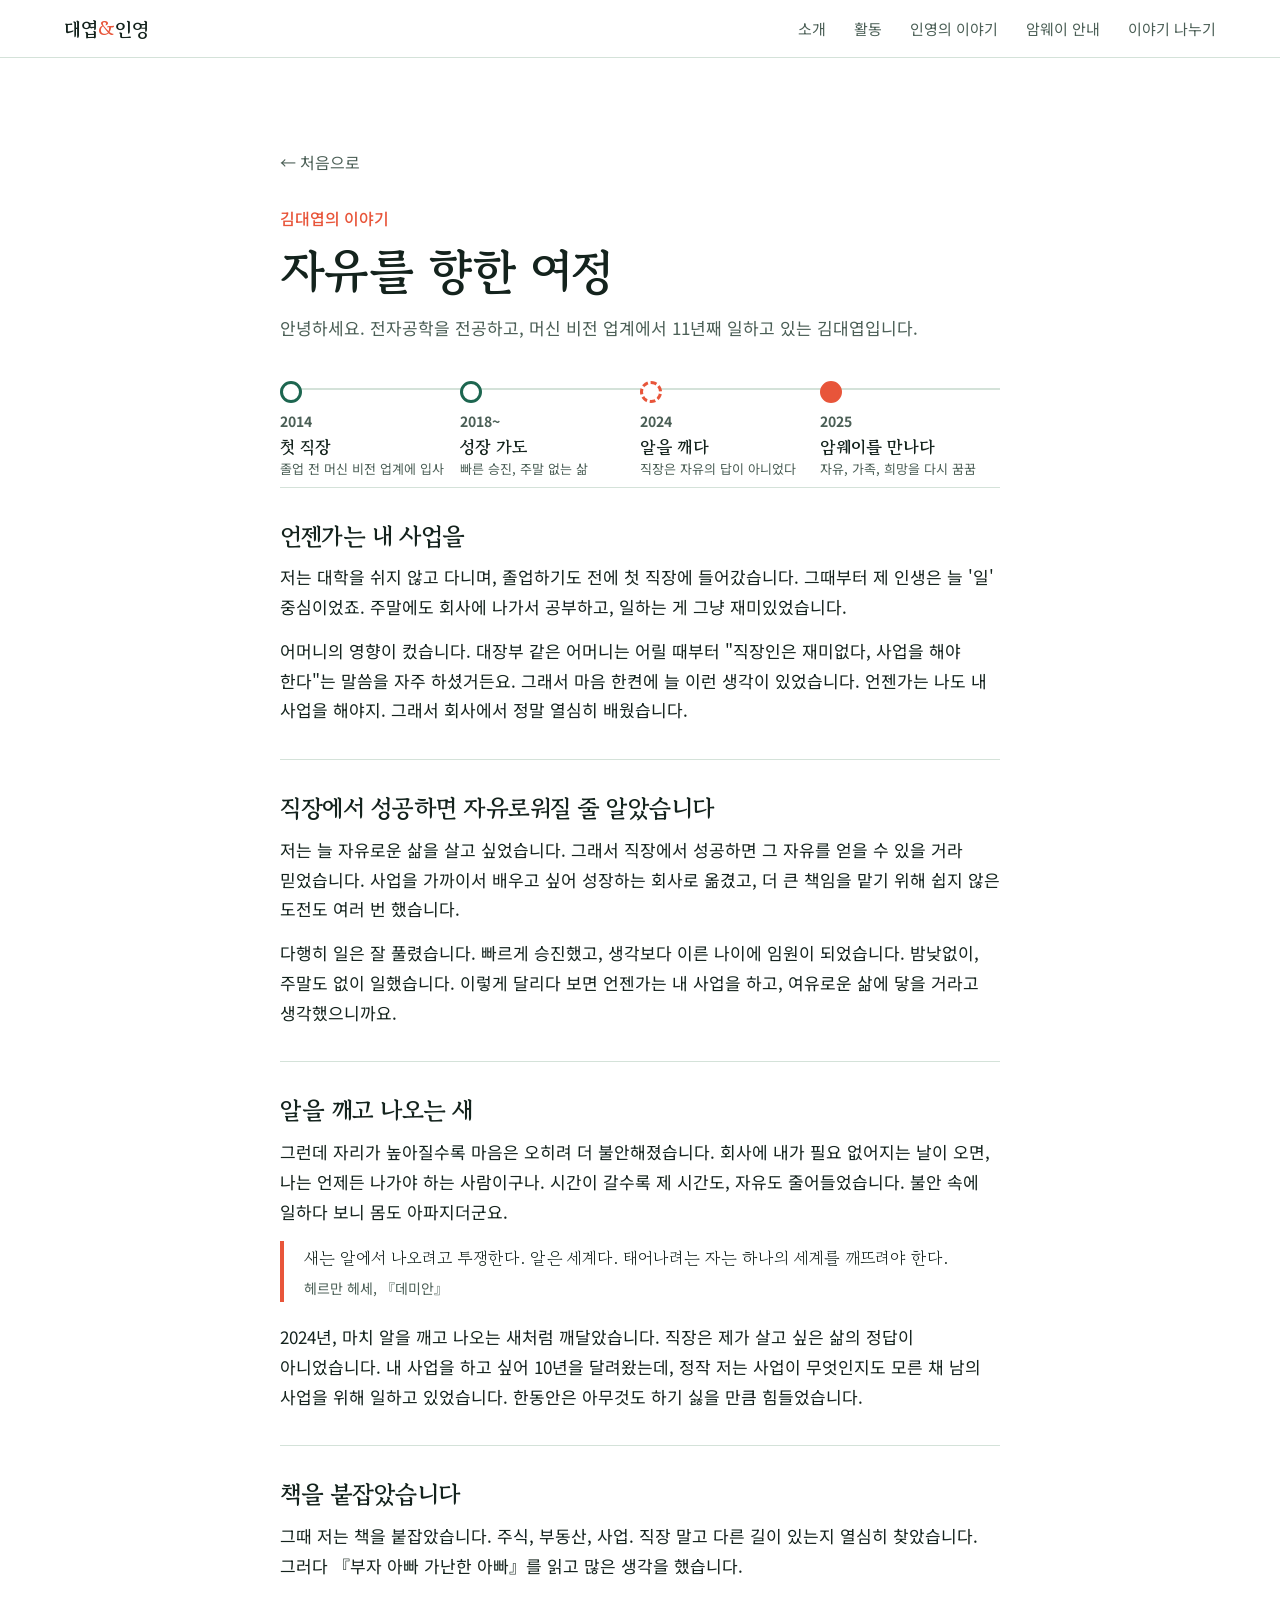
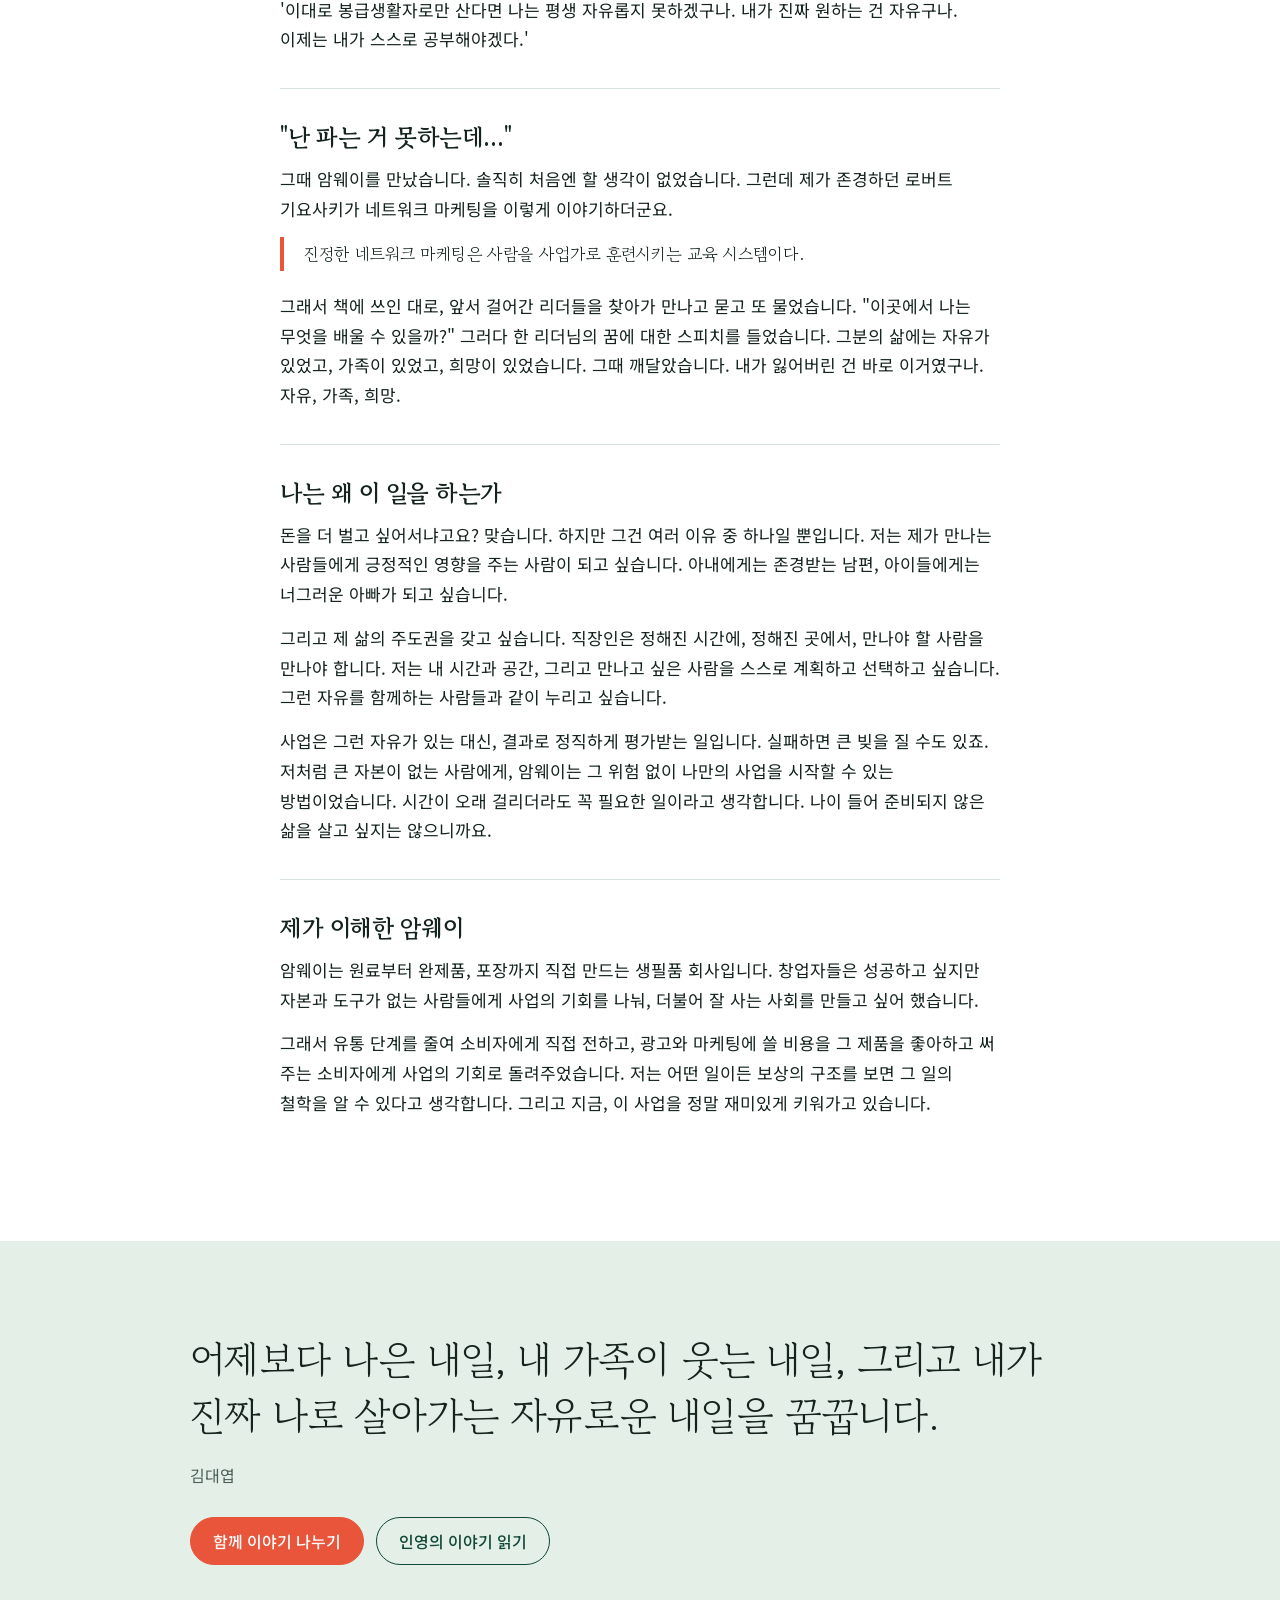
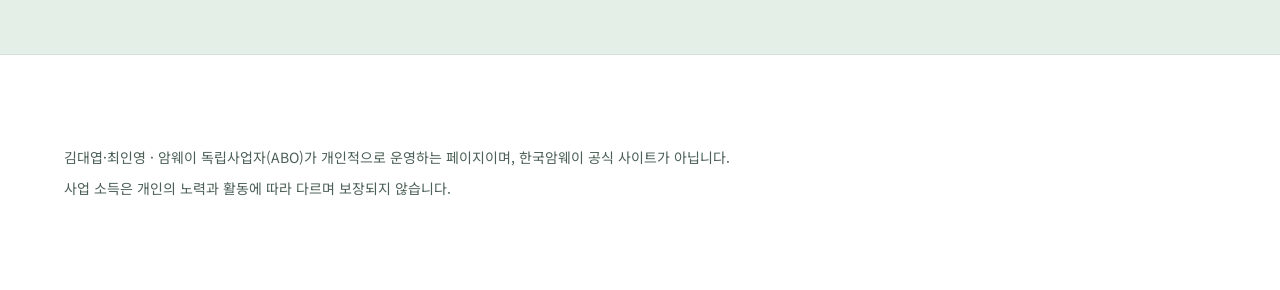
<file: story-daeyeop.html>
<!doctype html>
<html lang="ko">
<head>
<meta charset="utf-8">
<meta name="viewport" content="width=device-width,initial-scale=1,viewport-fit=cover">
<title>김대엽의 이야기 | 김대엽 · 최인영</title>
<meta name="description" content="자유를 향한 여정. 11년차 엔지니어가 다시 꿈을 꾸게 된 이야기">
<meta property="og:title" content="김대엽의 이야기 · 자유를 향한 여정">
<meta property="og:description" content="11년차 엔지니어가 다시 꿈을 꾸게 된 이야기">
<meta property="og:type" content="article">
<link rel="preconnect" href="https://fonts.googleapis.com">
<link href="https://fonts.googleapis.com/css2?family=Gowun+Batang:wght@400;700&family=Noto+Sans+KR:wght@400;500;700&display=swap" rel="stylesheet">
<link rel="stylesheet" href="style.css">
</head>
<body>

<nav><div class="in">
<a class="logo" href="index.html">대엽<b>&amp;</b>인영</a>
<ul><li><a href="index.html#who">소개</a></li><li><a href="index.html#activity">활동</a></li><li><a href="story-inyoung.html">인영의 이야기</a></li><li><a href="guide.html">암웨이 안내</a></li><li><a href="index.html#contact">이야기 나누기</a></li></ul>
</div></nav>

<main class="band"><article class="article">
<a class="back" href="index.html">← 처음으로</a>
<div class="kick">김대엽의 이야기</div>
<h1 style="font-size:clamp(32px,4.6vw,48px)">자유를 향한 여정</h1>
<p class="lead">안녕하세요. 전자공학을 전공하고, 머신 비전 업계에서 11년째 일하고 있는 김대엽입니다.</p>

<ol class="journey" aria-label="걸어온 길">
<li><span>2014</span><b>첫 직장</b><em>졸업 전 머신 비전 업계에 입사</em></li>
<li><span>2018~</span><b>성장 가도</b><em>빠른 승진, 주말 없는 삶</em></li>
<li class="crack"><span>2024</span><b>알을 깨다</b><em>직장은 자유의 답이 아니었다</em></li>
<li class="now"><span>2025</span><b>암웨이를 만나다</b><em>자유, 가족, 희망을 다시 꿈꿈</em></li>
</ol>

<section class="chap"><h3>언젠가는 내 사업을</h3>
<p>저는 대학을 쉬지 않고 다니며, 졸업하기도 전에 첫 직장에 들어갔습니다. 그때부터 제 인생은 늘 '일' 중심이었죠. 주말에도 회사에 나가서 공부하고, 일하는 게 그냥 재미있었습니다.</p>
<p>어머니의 영향이 컸습니다. 대장부 같은 어머니는 어릴 때부터 "직장인은 재미없다, 사업을 해야 한다"는 말씀을 자주 하셨거든요. 그래서 마음 한켠에 늘 이런 생각이 있었습니다. 언젠가는 나도 내 사업을 해야지. 그래서 회사에서 정말 열심히 배웠습니다.</p></section>

<section class="chap"><h3>직장에서 성공하면 자유로워질 줄 알았습니다</h3>
<p>저는 늘 자유로운 삶을 살고 싶었습니다. 그래서 직장에서 성공하면 그 자유를 얻을 수 있을 거라 믿었습니다. 사업을 가까이서 배우고 싶어 성장하는 회사로 옮겼고, 더 큰 책임을 맡기 위해 쉽지 않은 도전도 여러 번 했습니다.</p>
<p>다행히 일은 잘 풀렸습니다. 빠르게 승진했고, 생각보다 이른 나이에 임원이 되었습니다. 밤낮없이, 주말도 없이 일했습니다. 이렇게 달리다 보면 언젠가는 내 사업을 하고, 여유로운 삶에 닿을 거라고 생각했으니까요.</p></section>

<section class="chap"><h3>알을 깨고 나오는 새</h3>
<p>그런데 자리가 높아질수록 마음은 오히려 더 불안해졌습니다. 회사에 내가 필요 없어지는 날이 오면, 나는 언제든 나가야 하는 사람이구나. 시간이 갈수록 제 시간도, 자유도 줄어들었습니다. 불안 속에 일하다 보니 몸도 아파지더군요.</p>
<p class="q">새는 알에서 나오려고 투쟁한다. 알은 세계다. 태어나려는 자는 하나의 세계를 깨뜨려야 한다. <small>헤르만 헤세, 『데미안』</small></p>
<p>2024년, 마치 알을 깨고 나오는 새처럼 깨달았습니다. 직장은 제가 살고 싶은 삶의 정답이 아니었습니다. 내 사업을 하고 싶어 10년을 달려왔는데, 정작 저는 사업이 무엇인지도 모른 채 남의 사업을 위해 일하고 있었습니다. 한동안은 아무것도 하기 싫을 만큼 힘들었습니다.</p></section>

<section class="chap"><h3>책을 붙잡았습니다</h3>
<p>그때 저는 책을 붙잡았습니다. 주식, 부동산, 사업. 직장 말고 다른 길이 있는지 열심히 찾았습니다. 그러다 『부자 아빠 가난한 아빠』를 읽고 많은 생각을 했습니다.</p>
<p>'이대로 봉급생활자로만 산다면 나는 평생 자유롭지 못하겠구나. 내가 진짜 원하는 건 자유구나. 이제는 내가 스스로 공부해야겠다.'</p></section>

<section class="chap"><h3>"난 파는 거 못하는데…"</h3>
<p>그때 암웨이를 만났습니다. 솔직히 처음엔 할 생각이 없었습니다. 그런데 제가 존경하던 로버트 기요사키가 네트워크 마케팅을 이렇게 이야기하더군요.</p>
<p class="q">진정한 네트워크 마케팅은 사람을 사업가로 훈련시키는 교육 시스템이다.</p>
<p>그래서 책에 쓰인 대로, 앞서 걸어간 리더들을 찾아가 만나고 묻고 또 물었습니다. "이곳에서 나는 무엇을 배울 수 있을까?" 그러다 한 리더님의 꿈에 대한 스피치를 들었습니다. 그분의 삶에는 자유가 있었고, 가족이 있었고, 희망이 있었습니다. 그때 깨달았습니다. 내가 잃어버린 건 바로 이거였구나. 자유, 가족, 희망.</p></section>

<section class="chap"><h3>나는 왜 이 일을 하는가</h3>
<p>돈을 더 벌고 싶어서냐고요? 맞습니다. 하지만 그건 여러 이유 중 하나일 뿐입니다. 저는 제가 만나는 사람들에게 긍정적인 영향을 주는 사람이 되고 싶습니다. 아내에게는 존경받는 남편, 아이들에게는 너그러운 아빠가 되고 싶습니다.</p>
<p>그리고 제 삶의 주도권을 갖고 싶습니다. 직장인은 정해진 시간에, 정해진 곳에서, 만나야 할 사람을 만나야 합니다. 저는 내 시간과 공간, 그리고 만나고 싶은 사람을 스스로 계획하고 선택하고 싶습니다. 그런 자유를 함께하는 사람들과 같이 누리고 싶습니다.</p>
<p>사업은 그런 자유가 있는 대신, 결과로 정직하게 평가받는 일입니다. 실패하면 큰 빚을 질 수도 있죠. 저처럼 큰 자본이 없는 사람에게, 암웨이는 그 위험 없이 나만의 사업을 시작할 수 있는 방법이었습니다. 시간이 오래 걸리더라도 꼭 필요한 일이라고 생각합니다. 나이 들어 준비되지 않은 삶을 살고 싶지는 않으니까요.</p></section>

<section class="chap"><h3>제가 이해한 암웨이</h3>
<p>암웨이는 원료부터 완제품, 포장까지 직접 만드는 생필품 회사입니다. 창업자들은 성공하고 싶지만 자본과 도구가 없는 사람들에게 사업의 기회를 나눠, 더불어 잘 사는 사회를 만들고 싶어 했습니다.</p>
<p>그래서 유통 단계를 줄여 소비자에게 직접 전하고, 광고와 마케팅에 쓸 비용을 그 제품을 좋아하고 써 주는 소비자에게 사업의 기회로 돌려주었습니다. 저는 어떤 일이든 보상의 구조를 보면 그 일의 철학을 알 수 있다고 생각합니다. 그리고 지금, 이 사업을 정말 재미있게 키워가고 있습니다.</p></section>
</article></main>

<section class="band closing"><div class="in">
<blockquote>어제보다 나은 내일, 내 가족이 웃는 내일, 그리고 내가 진짜 나로 살아가는 자유로운 내일을 꿈꿉니다.</blockquote>
<cite>김대엽</cite>
<div class="btns"><a class="btn main" href="index.html#contact">함께 이야기 나누기</a><a class="btn" href="story-inyoung.html">인영의 이야기 읽기</a></div>
</div></section>

<footer class="band"><div class="in">
<div>김대엽·최인영 · 암웨이 독립사업자(ABO)가 개인적으로 운영하는 페이지이며, 한국암웨이 공식 사이트가 아닙니다.</div>
<div>사업 소득은 개인의 노력과 활동에 따라 다르며 보장되지 않습니다.</div>
</div></footer>
</body>
</html>
</file>
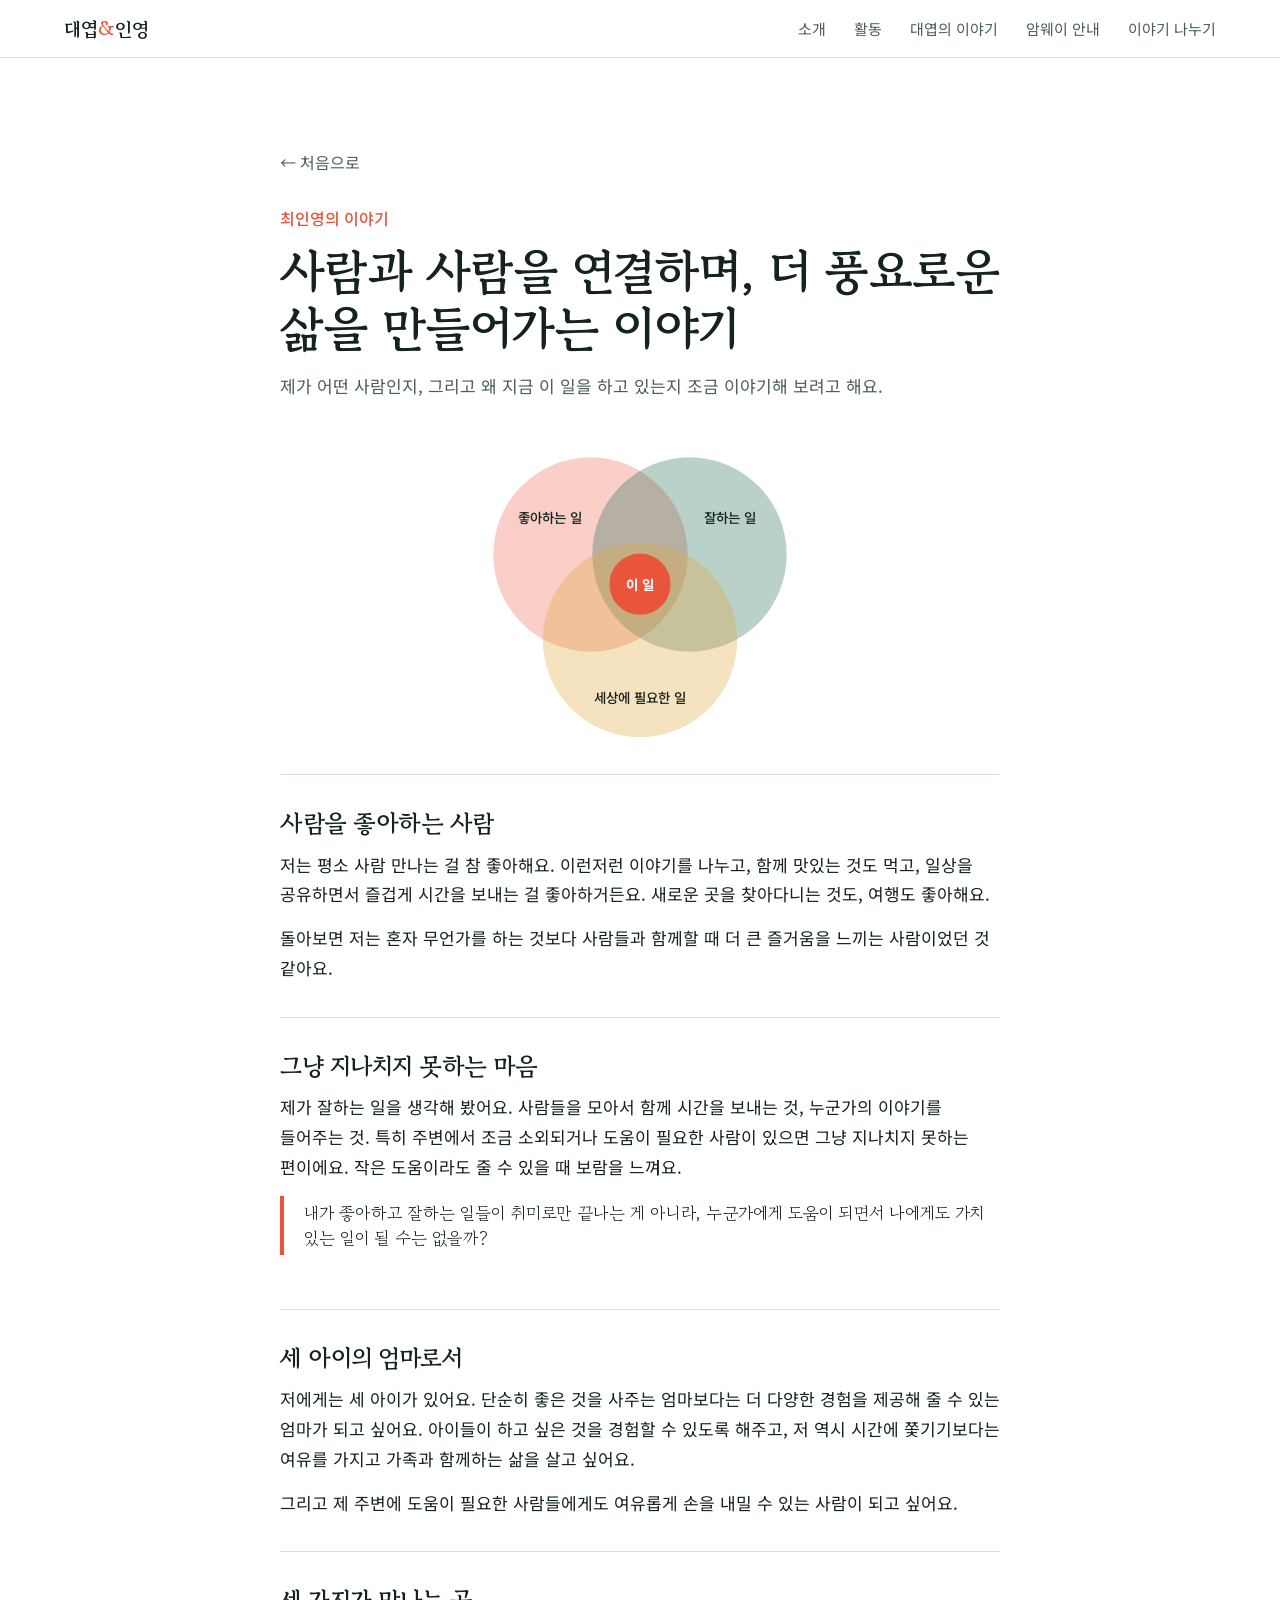
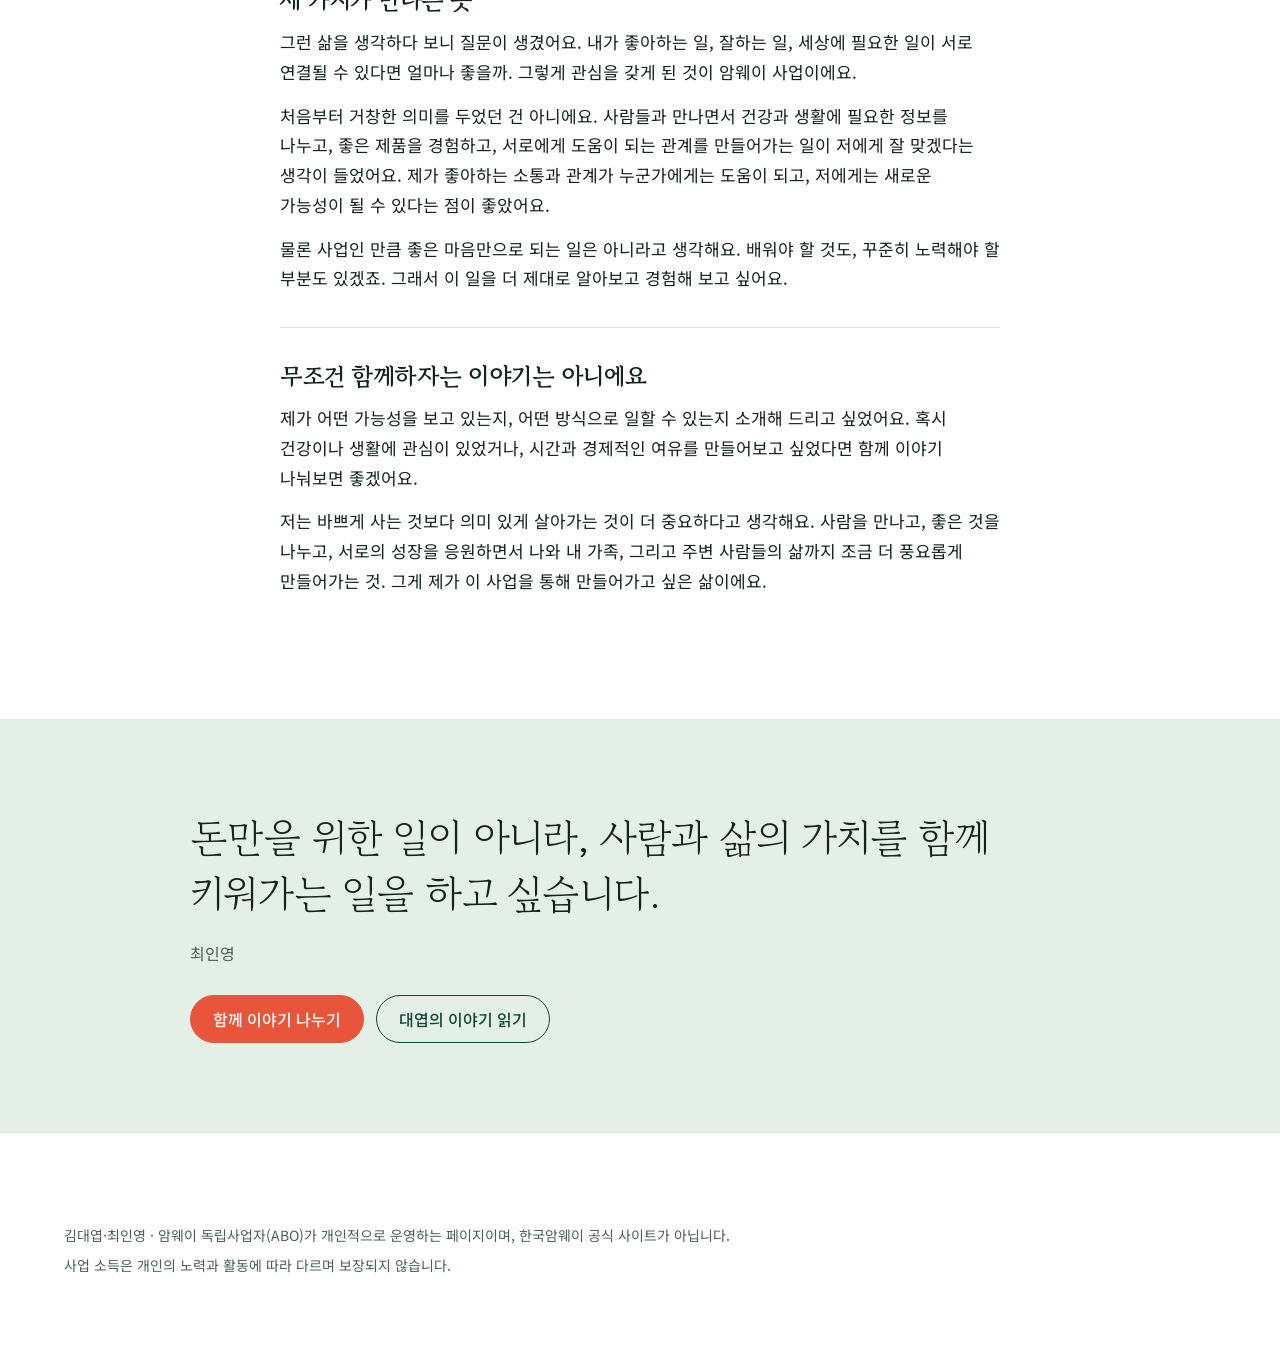
<file: story-inyoung.html>
<!doctype html>
<html lang="ko">
<head>
<meta charset="utf-8">
<meta name="viewport" content="width=device-width,initial-scale=1,viewport-fit=cover">
<title>최인영의 이야기 | 김대엽 · 최인영</title>
<meta name="description" content="사람과 사람을 연결하며, 더 풍요로운 삶을 만들어가는 이야기">
<meta property="og:title" content="최인영의 이야기">
<meta property="og:description" content="사람과 사람을 연결하며, 더 풍요로운 삶을 만들어가는 이야기">
<meta property="og:type" content="article">
<link rel="preconnect" href="https://fonts.googleapis.com">
<link href="https://fonts.googleapis.com/css2?family=Gowun+Batang:wght@400;700&family=Noto+Sans+KR:wght@400;500;700&display=swap" rel="stylesheet">
<link rel="stylesheet" href="style.css">
</head>
<body>

<nav><div class="in">
<a class="logo" href="index.html">대엽<b>&amp;</b>인영</a>
<ul><li><a href="index.html#who">소개</a></li><li><a href="index.html#activity">활동</a></li><li><a href="story-daeyeop.html">대엽의 이야기</a></li><li><a href="guide.html">암웨이 안내</a></li><li><a href="index.html#contact">이야기 나누기</a></li></ul>
</div></nav>

<main class="band"><article class="article">
<a class="back" href="index.html">← 처음으로</a>
<div class="kick">최인영의 이야기</div>
<h1 style="font-size:clamp(32px,4.6vw,48px)">사람과 사람을 연결하며, 더 풍요로운 삶을 만들어가는 이야기</h1>
<p class="lead">제가 어떤 사람인지, 그리고 왜 지금 이 일을 하고 있는지 조금 이야기해 보려고 해요.</p>

<svg class="venn" viewBox="0 0 400 370" role="img" aria-label="좋아하는 일, 잘하는 일, 세상에 필요한 일이 겹치는 곳">
<circle cx="145" cy="135" r="108" fill="#e8553a" fill-opacity=".28"/>
<circle cx="255" cy="135" r="108" fill="#1d6650" fill-opacity=".3"/>
<circle cx="200" cy="230" r="108" fill="#e0a43a" fill-opacity=".32"/>
<text x="100" y="100" text-anchor="middle">좋아하는 일</text>
<text x="300" y="100" text-anchor="middle">잘하는 일</text>
<text x="200" y="300" text-anchor="middle">세상에 필요한 일</text>
<circle cx="200" cy="168" r="34" fill="#e8553a"/>
<text class="c" x="200" y="174" text-anchor="middle">이 일</text>
</svg>

<section class="chap"><h3>사람을 좋아하는 사람</h3>
<p>저는 평소 사람 만나는 걸 참 좋아해요. 이런저런 이야기를 나누고, 함께 맛있는 것도 먹고, 일상을 공유하면서 즐겁게 시간을 보내는 걸 좋아하거든요. 새로운 곳을 찾아다니는 것도, 여행도 좋아해요.</p>
<p>돌아보면 저는 혼자 무언가를 하는 것보다 사람들과 함께할 때 더 큰 즐거움을 느끼는 사람이었던 것 같아요.</p></section>

<section class="chap"><h3>그냥 지나치지 못하는 마음</h3>
<p>제가 잘하는 일을 생각해 봤어요. 사람들을 모아서 함께 시간을 보내는 것, 누군가의 이야기를 들어주는 것. 특히 주변에서 조금 소외되거나 도움이 필요한 사람이 있으면 그냥 지나치지 못하는 편이에요. 작은 도움이라도 줄 수 있을 때 보람을 느껴요.</p>
<p class="q">내가 좋아하고 잘하는 일들이 취미로만 끝나는 게 아니라, 누군가에게 도움이 되면서 나에게도 가치 있는 일이 될 수는 없을까?</p></section>

<section class="chap"><h3>세 아이의 엄마로서</h3>
<p>저에게는 세 아이가 있어요. 단순히 좋은 것을 사주는 엄마보다는 더 다양한 경험을 제공해 줄 수 있는 엄마가 되고 싶어요. 아이들이 하고 싶은 것을 경험할 수 있도록 해주고, 저 역시 시간에 쫓기기보다는 여유를 가지고 가족과 함께하는 삶을 살고 싶어요.</p>
<p>그리고 제 주변에 도움이 필요한 사람들에게도 여유롭게 손을 내밀 수 있는 사람이 되고 싶어요.</p></section>

<section class="chap"><h3>세 가지가 만나는 곳</h3>
<p>그런 삶을 생각하다 보니 질문이 생겼어요. 내가 좋아하는 일, 잘하는 일, 세상에 필요한 일이 서로 연결될 수 있다면 얼마나 좋을까. 그렇게 관심을 갖게 된 것이 암웨이 사업이에요.</p>
<p>처음부터 거창한 의미를 두었던 건 아니에요. 사람들과 만나면서 건강과 생활에 필요한 정보를 나누고, 좋은 제품을 경험하고, 서로에게 도움이 되는 관계를 만들어가는 일이 저에게 잘 맞겠다는 생각이 들었어요. 제가 좋아하는 소통과 관계가 누군가에게는 도움이 되고, 저에게는 새로운 가능성이 될 수 있다는 점이 좋았어요.</p>
<p>물론 사업인 만큼 좋은 마음만으로 되는 일은 아니라고 생각해요. 배워야 할 것도, 꾸준히 노력해야 할 부분도 있겠죠. 그래서 이 일을 더 제대로 알아보고 경험해 보고 싶어요.</p></section>

<section class="chap"><h3>무조건 함께하자는 이야기는 아니에요</h3>
<p>제가 어떤 가능성을 보고 있는지, 어떤 방식으로 일할 수 있는지 소개해 드리고 싶었어요. 혹시 건강이나 생활에 관심이 있었거나, 시간과 경제적인 여유를 만들어보고 싶었다면 함께 이야기 나눠보면 좋겠어요.</p>
<p>저는 바쁘게 사는 것보다 의미 있게 살아가는 것이 더 중요하다고 생각해요. 사람을 만나고, 좋은 것을 나누고, 서로의 성장을 응원하면서 나와 내 가족, 그리고 주변 사람들의 삶까지 조금 더 풍요롭게 만들어가는 것. 그게 제가 이 사업을 통해 만들어가고 싶은 삶이에요.</p></section>
</article></main>

<section class="band closing"><div class="in">
<blockquote>돈만을 위한 일이 아니라, 사람과 삶의 가치를 함께 키워가는 일을 하고 싶습니다.</blockquote>
<cite>최인영</cite>
<div class="btns"><a class="btn main" href="index.html#contact">함께 이야기 나누기</a><a class="btn" href="story-daeyeop.html">대엽의 이야기 읽기</a></div>
</div></section>

<footer class="band"><div class="in">
<div>김대엽·최인영 · 암웨이 독립사업자(ABO)가 개인적으로 운영하는 페이지이며, 한국암웨이 공식 사이트가 아닙니다.</div>
<div>사업 소득은 개인의 노력과 활동에 따라 다르며 보장되지 않습니다.</div>
</div></footer>
</body>
</html>
</file>
<file: style.css>
:root{color-scheme:light dark;
--bg:light-dark(#ffffff,#0c1a15);
--ink:light-dark(#14231d,#eaf1ec);
--soft:light-dark(#4b5f56,#a9bcb2);
--pine:light-dark(#11483a,#0f3a2f);
--pine2:light-dark(#1d6650,#185443);
--sage:light-dark(#e3efe7,#152a22);
--coral:light-dark(#e8553a,#ff7a5c);
--line:light-dark(#d4e2d9,#244136);
--sky1:light-dark(#fde7d6,#1b2f3a);
--sky2:light-dark(#fff8f1,#0f1d24);}
:root[data-theme=light]{color-scheme:light}
:root[data-theme=dark]{color-scheme:dark}
*{box-sizing:border-box;min-width:0}
[hidden]{display:none!important}
html{scroll-behavior:smooth;scroll-padding-top:64px}
body{margin:0;background:var(--bg);color:var(--ink);font:16px/1.75 "Noto Sans KR",system-ui,sans-serif;overflow-x:clip;word-break:keep-all}
h1,h2,h3{font-family:"Gowun Batang",serif;line-height:1.2;letter-spacing:-.02em;margin:0}
h2{font-size:clamp(28px,3.6vw,40px)}
h3{font-size:21px}
p{margin:0}
a{color:inherit}
img{max-width:100%}
.in{max-width:1240px;margin:0 auto}
.band{padding-block:clamp(48px,7vw,96px);padding-left:max(5vw,16px,env(safe-area-inset-left,0px));padding-right:max(5vw,16px,env(safe-area-inset-right,0px))}
.todo{background:#fff3b0;color:#5a4a00;border-radius:4px;padding:0 4px}
.kick{color:var(--coral);font-weight:500;margin-bottom:10px}
.lead{margin-top:14px;color:var(--soft);font-size:17px}

/* nav */
nav{position:sticky;top:env(safe-area-inset-top,0px);z-index:5;background:color-mix(in srgb,var(--bg) 92%,transparent);backdrop-filter:blur(8px);border-bottom:1px solid var(--line);padding-block:12px;padding-left:max(5vw,16px,env(safe-area-inset-left,0px));padding-right:max(5vw,16px,env(safe-area-inset-right,0px))}
body::before{content:"";position:fixed;top:0;left:0;right:0;height:env(safe-area-inset-top,0px);background:var(--bg);z-index:6}
nav .in{display:flex;align-items:center;justify-content:space-between;gap:16px;flex-wrap:wrap}
.logo{font-family:"Gowun Batang",serif;font-weight:700;font-size:19px;text-decoration:none}
.logo b{color:var(--coral)}
nav ul{display:flex;gap:clamp(12px,2.4vw,28px);list-style:none;margin:0;padding:0;font-size:15px}
nav ul a{text-decoration:none;color:var(--soft)}
nav ul a:hover{color:var(--ink)}

/* buttons */
.btns{display:flex;flex-wrap:wrap;gap:12px;margin-top:28px}
.btn{display:inline-flex;align-items:center;min-height:48px;padding:0 22px;border-radius:999px;font-weight:500;text-decoration:none;border:1.5px solid var(--pine);color:var(--pine);background:transparent}
.btn.main{background:var(--coral);border-color:var(--coral);color:#fff}
.btn:hover{filter:brightness(1.07)}
:root[data-theme=dark] .btn:not(.main){color:var(--ink);border-color:var(--ink)}
@media(prefers-color-scheme:dark){:root:not([data-theme=light]) .btn:not(.main){color:var(--ink);border-color:var(--ink)}}

/* hero */
.hero{position:relative;min-height:min(88svh,760px);display:grid;overflow:hidden;background:var(--sky2)}
.scene{position:absolute;inset:0;width:100%;height:100%}
.hero .copy{position:relative;align-self:start;max-width:540px;padding-top:clamp(40px,8vh,96px);padding-left:max(5vw,16px,env(safe-area-inset-left,0px));padding-right:16px}
.hero h1{font-size:clamp(38px,5.6vw,66px)}
.hero p{margin-top:18px;font-size:17px;color:var(--soft);max-width:30em}

/* people */
.who{background:var(--pine);color:#eef6f1}
.who .in{display:grid;grid-template-columns:minmax(0,5fr) minmax(0,6fr);gap:clamp(24px,4vw,64px);align-items:center}
.who h2{color:#fff;margin-bottom:28px}
.couple{margin:0;border-radius:22px;overflow:hidden;box-shadow:0 0 0 8px #ffffff14}
.couple img{display:block;width:100%;height:auto;aspect-ratio:4/5;object-fit:cover}
.people{display:grid;gap:28px;align-content:center}
.person{display:grid;grid-template-columns:minmax(110px,170px) minmax(0,1fr);gap:clamp(16px,2.4vw,28px);align-items:center}
.pf{display:block;width:100%;height:auto;aspect-ratio:3/4;object-fit:cover;border-radius:18px;box-shadow:0 0 0 6px #ffffff14}
.av{width:96px;height:96px;border-radius:50%;background:var(--pine2);overflow:hidden}
.person h3{font-size:26px}
.role{color:#ffb3a1;font-size:15px;margin:4px 0 10px}
.person p{color:#cfe2d8}

/* activity gallery */
.gal{display:grid;grid-template-columns:repeat(3,minmax(0,1fr));grid-auto-rows:240px;gap:16px;margin-top:32px}
.gal .tile{display:block;position:relative;border-radius:16px;overflow:hidden;background:var(--sage);text-decoration:none}
.gal .tile.big{grid-row:span 2;grid-column:span 2}
.gal figure{position:absolute;inset:0;margin:0}
.gal img{transition:transform .4s}
.gal .tile:hover img{transform:scale(1.04)}
.gal .tile:focus-visible{outline:3px solid var(--coral);outline-offset:3px}
.gal figcaption em{display:inline-block;margin-top:6px;font-style:normal;font-size:13px;font-weight:500;background:var(--coral);color:#fff;border-radius:999px;padding:2px 10px}
.gal .ph{position:absolute;inset:0;display:grid;place-items:center;align-content:center;gap:8px;color:var(--soft);font-size:13px;text-align:center;padding:16px}
.gal .ph svg{width:64px;height:64px}
.gal img{position:absolute;inset:0;width:100%;height:100%;object-fit:cover}
.gal figcaption{position:absolute;left:0;right:0;bottom:0;padding:40px 18px 14px;background:linear-gradient(transparent,#0b1f18d9);color:#fff}
.gal figcaption b{display:block;font-family:"Gowun Batang",serif;font-size:20px}
.gal figcaption span{font-size:14px;color:#e2efe8}

/* story teaser */
.story .in{display:grid;grid-template-columns:minmax(0,5fr) minmax(0,7fr);gap:clamp(28px,5vw,80px);align-items:center}
.venn{display:block;width:100%;max-width:420px;margin-inline:auto}
.venn text{font:500 15px "Noto Sans KR",sans-serif;fill:var(--ink)}
.venn .c{font-weight:700;fill:#fff}
.q{font-family:"Gowun Batang",serif;font-size:clamp(20px,2.2vw,24px);line-height:1.5;border-left:4px solid var(--coral);padding:4px 0 4px 20px;margin:20px 0}

/* cards + values */
.cards{display:grid;grid-template-columns:repeat(3,minmax(0,1fr));gap:20px;margin-top:32px}
.card{background:var(--bg);border:1px solid var(--line);border-radius:18px;padding:26px}
.card svg{display:block;width:56px;height:56px;margin-bottom:16px}
.card p{color:var(--soft);margin-top:8px}
.vals{background:var(--sage)}
.vals .in{display:grid;grid-template-columns:minmax(0,4fr) minmax(0,8fr);gap:clamp(24px,5vw,72px)}
.vlist{display:grid;grid-template-columns:repeat(2,minmax(0,1fr));gap:28px 40px}
.vlist div{border-top:2px solid var(--coral);padding-top:14px}
.vlist p{color:var(--soft);margin-top:6px}

/* contact */
.contact{background:var(--pine);color:#eef6f1}
.contact .in{display:grid;grid-template-columns:minmax(0,5fr) minmax(0,7fr);gap:clamp(24px,5vw,72px)}
.contact .lead{color:#cfe2d8}
.info{margin-top:24px;display:grid;gap:10px}
.info span:first-child{color:#9fc4b3;display:inline-block;width:4.5em}
form{display:grid;grid-template-columns:repeat(2,minmax(0,1fr));gap:14px;background:#ffffff0d;border:1px solid #ffffff26;border-radius:18px;padding:clamp(18px,3vw,30px)}
label{display:grid;gap:6px;font-size:14px;color:#cfe2d8}
.full{grid-column:1/-1}
input,select,textarea{font:16px "Noto Sans KR",sans-serif;padding:12px 14px;border-radius:10px;border:1px solid #ffffff40;background:#0b2f26;color:#fff;width:100%}
textarea{min-height:110px;resize:vertical}
input:focus,select:focus,textarea:focus{outline:2px solid var(--coral);outline-offset:1px}
.chk{display:flex;gap:10px;align-items:flex-start}
.chk input{width:20px;height:20px;margin:2px 0 0;flex:none}
form .btn{justify-self:start;border:0;cursor:pointer;font-size:16px}
.ok{background:#ffffff14;border-radius:10px;padding:14px;color:#fff}
.hp{display:none}
.cta{display:grid;gap:14px;align-content:start}
.cta .big{display:flex;justify-content:space-between;align-items:center;gap:12px;flex-wrap:wrap;min-height:72px;padding:16px 24px;border-radius:16px;background:#ffffff14;border:1px solid #ffffff33;color:#fff;text-decoration:none;font-size:18px}
.cta .big.kakao{background:#fee500;border-color:#fee500;color:#191600}
.cta .big:hover{filter:brightness(1.06)}
.cta .big span{font-size:14px;opacity:.8}
.cta button.big{font:inherit;font-size:18px;cursor:pointer;text-align:left;width:100%}
.cta p{color:#cfe2d8;font-size:15px;margin-top:4px}

/* story page */
.article{max-width:720px;margin:0 auto}
.article .venn{max-width:360px;margin:32px auto 8px}
.chap{padding-block:34px;border-top:1px solid var(--line)}
.chap h3{margin-bottom:12px;font-size:24px}
.chap p{font-size:17px}
.chap p+p{margin-top:14px}
.back{display:inline-block;margin-bottom:28px;color:var(--soft);text-decoration:none}
.closing{background:var(--sage)}
.closing .in{max-width:900px}
.closing blockquote{margin:0;font-family:"Gowun Batang",serif;font-size:clamp(26px,3.4vw,40px);line-height:1.4;letter-spacing:-.02em}
.closing cite{display:block;margin-top:18px;font-style:normal;color:var(--soft)}

.q small{display:block;margin-top:8px;font:14px "Noto Sans KR",sans-serif;color:var(--soft)}
.journey{list-style:none;margin:36px 0 8px;padding:0;display:grid;grid-template-columns:repeat(4,minmax(0,1fr));gap:0;position:relative}
.journey::before{content:"";position:absolute;left:0;right:0;top:9px;height:2px;background:var(--line)}
.journey li{position:relative;padding:30px 8px 0 0;display:grid;gap:2px;align-content:start}
.journey li::before{content:"";position:absolute;left:0;top:2px;width:16px;height:16px;border-radius:50%;background:var(--bg);border:3px solid var(--pine2)}
.journey li.crack::before{border-color:var(--coral);border-style:dashed}
.journey li.now::before{background:var(--coral);border-color:var(--coral)}
.journey span{font-weight:700;color:var(--soft);font-size:14px}
.journey b{font-family:"Gowun Batang",serif;font-size:17px;line-height:1.3}
.journey em{font-style:normal;font-size:13px;color:var(--soft);line-height:1.45}
.stories{background:var(--sage)}
.stories .in>div.grid{display:grid;grid-template-columns:repeat(2,minmax(0,1fr));gap:20px;margin-top:32px}
.scard{background:var(--bg);border:1px solid var(--line);border-radius:20px;padding:clamp(22px,3vw,36px);display:grid;grid-template-rows:auto auto 1fr auto;gap:12px}
.scard .art{height:150px;display:block}
.scard h3{font-size:clamp(24px,2.6vw,30px)}
.scard p{color:var(--soft)}
.scard .q{margin:4px 0;font-size:19px;color:var(--ink)}
.scard .btn{justify-self:start}
/* guide page */
.narrow{max-width:860px}
.tint{background:var(--sage)}
.tint .farm,.tint .mini span,.tint .brands span{background:var(--bg)}
.tint .faq details{border-color:color-mix(in srgb,var(--line) 60%,var(--soft))}
.ghead{padding-bottom:16px}
.jump{display:grid;grid-template-columns:repeat(4,minmax(0,1fr));gap:12px;margin-top:28px}
.jump a{display:grid;gap:2px;padding:16px 18px;border:1px solid var(--line);border-radius:16px;text-decoration:none;color:var(--soft);font-size:14px}
.jump a b{font-family:"Gowun Batang",serif;font-size:20px;color:var(--coral)}
.jump a:hover{border-color:var(--coral)}
.faq{margin-top:28px;border-top:1px solid var(--line)}
.faq details{border-bottom:1px solid var(--line)}
.faq summary{cursor:pointer;list-style:none;display:flex;justify-content:space-between;gap:16px;padding:20px 4px;font-weight:500;font-size:18px}
.faq summary::-webkit-details-marker{display:none}
.faq summary::after{content:"+";color:var(--coral);font-size:24px;line-height:1;transition:transform .2s}
.faq details[open] summary::after{transform:rotate(45deg)}
.faq details p{padding:0 4px 22px;color:var(--soft)}
.steps{list-style:none;counter-reset:s;margin:32px 0 0;padding:0;display:grid;grid-template-columns:repeat(4,minmax(0,1fr));gap:16px}
.steps li{counter-increment:s;background:var(--bg);border:1px solid var(--line);border-radius:18px;padding:22px}
.steps li::before{content:counter(s);display:grid;place-items:center;width:36px;height:36px;border-radius:50%;background:var(--coral);color:#fff;font-weight:700;margin-bottom:12px}
.steps b{font-family:"Gowun Batang",serif;font-size:19px}
.steps p{color:var(--soft);font-size:15px;margin-top:6px}
.note{margin-top:20px;font-size:14px;color:var(--soft)}
.flow{display:block;width:100%;max-width:720px;margin:32px 0 8px}
.flow .box rect{fill:var(--sage);stroke:var(--line)}
.flow .box.hi rect{fill:var(--pine2);stroke:none}
.flow .t1{fill:var(--ink)}.flow .t2{fill:var(--soft)}.flow .t3{fill:#fff;font-weight:700}
.flow .ar{fill:none;stroke:var(--soft);stroke-width:2}
.flow .ar.hi{stroke:var(--coral);stroke-width:3}
.flow .dash{stroke-dasharray:6 6}
.cards.two{grid-template-columns:repeat(2,minmax(0,1fr))}
.prod{display:grid;grid-template-columns:repeat(4,minmax(0,1fr));gap:16px;margin-top:32px}
.prod figure{margin:0;background:var(--bg);border:1px solid var(--line);border-radius:18px;overflow:hidden}
.prod img{display:block;width:100%;aspect-ratio:1/1;object-fit:cover}
.prod figcaption{padding:14px 16px 18px;display:grid;gap:4px;font-size:14px;color:var(--soft)}
.prod figcaption b{font-family:"Gowun Batang",serif;font-size:18px;color:var(--ink)}
.brands{display:flex;flex-wrap:wrap;gap:10px;margin-top:24px}
.brands span{background:var(--bg);border:1px solid var(--line);border-radius:999px;padding:6px 14px;font-weight:500;font-size:15px}
.brands em{font-style:normal;color:var(--soft);font-weight:400;font-size:13px;margin-left:4px}
.jump{grid-template-columns:repeat(6,minmax(0,1fr))}
.tint .bonus,.tint .phil,.tint .qd{background:var(--bg)}
.tint .calc p{background:var(--sage)}
.stats{display:grid;grid-template-columns:repeat(4,minmax(0,1fr));gap:12px;margin-top:28px}
.stats div{background:var(--pine);color:#cfe2d8;border-radius:18px;padding:20px 18px;display:grid;gap:4px;font-size:14px;align-content:start}
.stats b{font-family:"Gowun Batang",serif;font-size:clamp(30px,3.6vw,40px);color:#fff;line-height:1.1}
.stats small{font-size:.5em;margin-left:2px}
.facts{display:grid;gap:0;margin-top:28px;border-top:1px solid var(--line)}
.fact{display:grid;grid-template-columns:96px minmax(0,1fr);gap:20px;padding:22px 0;border-bottom:1px solid var(--line)}
.fact .yr{font-family:"Gowun Batang",serif;font-weight:700;font-size:24px;color:var(--coral)}
.fact p{color:var(--soft);margin-top:6px}
.farm{display:grid;grid-template-columns:minmax(0,1fr) minmax(0,1fr);gap:clamp(20px,4vw,40px);align-items:center;margin-top:36px;background:var(--sage);border-radius:22px;padding:clamp(18px,3vw,32px)}
.farm svg{display:block;width:100%;height:auto;border-radius:16px}
.farm p{color:var(--soft);margin-top:8px}
.farmlist{list-style:none;padding:0;margin:16px 0 0;display:grid;gap:12px}
.farmlist li{display:grid;gap:2px;color:var(--soft);font-size:15px;padding-left:14px;border-left:3px solid var(--coral)}
.farmlist b{color:var(--ink)}
.fact p+p{margin-top:8px}
.kr{display:flex;flex-wrap:wrap;align-items:center;gap:8px 16px;margin-top:14px;padding:14px 18px;border:1px solid var(--line);border-radius:14px;font-size:15px;color:var(--soft)}
.kr b{color:var(--coral)}
.faq details p+p,.faq .chk3+p{padding-top:0}
.chk3{margin:0 0 14px;padding:0 4px 0 26px;color:var(--soft);display:grid;gap:4px}
.choice{display:grid;grid-template-columns:repeat(3,minmax(0,1fr));gap:14px;margin-top:20px}
.choice div{background:var(--bg);border:1px solid var(--line);border-radius:18px;padding:22px;display:grid;gap:2px;align-content:start}
.choice em{font-style:normal;font-weight:700;color:var(--coral);font-size:14px}
.choice b{font-family:"Gowun Batang",serif;font-size:24px}
.choice span{font-weight:500;font-size:15px}
.choice p{color:var(--soft);font-size:14px;margin-top:6px}
.experts{display:grid;grid-template-columns:repeat(2,minmax(0,1fr));gap:16px;margin-top:20px}
.experts .card{padding:22px}
.experts .who2{color:var(--coral);font-size:14px;margin-top:2px}
.experts small{display:block;margin-top:6px;font-size:13px}
@media(max-width:860px){.choice,.experts{grid-template-columns:minmax(0,1fr)}}
.mini{display:flex;flex-wrap:wrap;gap:10px;margin-top:14px}
.mini span{display:grid;background:var(--sage);border-radius:14px;padding:10px 16px;font-size:13px;color:var(--soft)}
.mini b{font-family:"Gowun Batang",serif;font-size:24px;color:var(--pine2);line-height:1.2}
.sub{margin-top:40px;font-size:24px}
.video{margin:24px 0 0}
.vbox{position:relative;aspect-ratio:16/9;border-radius:16px;overflow:hidden;background:#000}
.vbox iframe,.vbox img{position:absolute;inset:0;width:100%;height:100%;border:0;object-fit:cover}
a.vbox{display:block}
.vbox .play{position:absolute;left:50%;top:50%;width:76px;height:54px;margin:-27px 0 0 -38px;border-radius:14px;background:#ff0000e6}
.vbox .play::after{content:"";position:absolute;left:30px;top:15px;border-left:22px solid #fff;border-top:12px solid transparent;border-bottom:12px solid transparent}
a.vbox:hover .play{background:#ff0000}
/* life timeline */
.life{margin-top:14px}
.life .bar{display:grid;grid-template-columns:49.4fr 34.1fr;min-height:56px;border-radius:14px;overflow:hidden}
.life .gap{padding-block:8px!important}
.life .work{background:var(--pine2)}
.life .gap{background:repeating-linear-gradient(135deg,var(--coral) 0 10px,color-mix(in srgb,var(--coral) 80%,#fff) 10px 20px);color:#fff;display:flex;flex-direction:column;justify-content:center;padding:0 14px;font-size:13px;line-height:1.3}
.life .gap b{font-size:20px}
.life .ticks{display:grid;grid-template-columns:49.4fr 23.9fr 10.2fr;margin-top:8px;font-size:13px;color:var(--soft);line-height:1.4}
.life .ticks div{border-left:2px solid var(--line);padding-left:8px}
.life .ticks b{display:block;font-size:18px;color:var(--ink)}
@media(max-width:560px){.life .ticks{grid-template-columns:repeat(3,minmax(0,1fr))}.life .ticks div{font-size:12px}}
/* mission */
.mission{margin:24px 0 8px;background:var(--bg);border:1px solid var(--line);border-radius:22px;padding:clamp(20px,3vw,32px)}
.mq{font-family:"Gowun Batang",serif;font-size:clamp(24px,3vw,32px);line-height:1.3;margin:10px 0 14px}
.mq span{display:block;font-size:.62em;color:var(--coral);margin-top:4px}
.mission>p{color:var(--soft)}
.vals4{display:grid;grid-template-columns:repeat(4,minmax(0,1fr));gap:10px;margin:18px 0}
.vals4 span{background:var(--sage);border-radius:14px;padding:12px;text-align:center;font-size:12px;color:var(--soft);display:grid}
.vals4 b{font-family:"Gowun Batang",serif;font-size:22px;color:var(--pine2)}
.mission .mine{color:var(--ink);border-left:4px solid var(--coral);padding-left:14px}
.mission .mine b{color:var(--coral)}
@media(max-width:480px){.vals4{grid-template-columns:repeat(2,minmax(0,1fr))}}
/* cashflow quadrant */
.quad{display:grid;grid-template-columns:repeat(2,minmax(0,1fr));gap:12px;margin-top:28px;position:relative}
.qd{border-radius:18px;padding:20px 22px;display:grid;gap:6px;align-content:start;border:1px solid var(--line);background:var(--bg)}
.qd .lt{display:flex;align-items:baseline;gap:10px}
.qd .lt b{font-family:"Gowun Batang",serif;font-size:44px;line-height:1}
.qd .lt span{font-weight:700;font-size:18px}
.qd .fx{font-weight:500;font-size:15px}
.qd ul{margin:4px 0 0;padding-left:18px;color:var(--soft);font-size:14px}
.qd.l .lt b{color:#6c8fb3}.qd.r .lt b{color:var(--coral)}
.qd.r{border-color:var(--coral);box-shadow:inset 0 0 0 1px var(--coral)}
.qlab{display:grid;grid-template-columns:repeat(2,minmax(0,1fr));gap:12px;margin-top:10px;text-align:center;font-weight:700;font-size:15px}
.qlab span:first-child{color:#6c8fb3}.qlab span:last-child{color:var(--coral)}
.msg{margin-top:28px;background:var(--pine);color:#eef6f1;border-radius:22px;padding:clamp(20px,3vw,32px)}
.msg h3{color:#fff;font-size:clamp(22px,2.6vw,28px)}
.msg p{color:#cfe2d8;margin-top:10px}
.msg b{color:#ffb3a1}
@media(max-width:560px){.qd{padding:16px}.qd .lt b{font-size:36px}}
.video figcaption{margin-top:8px;font-size:14px;color:var(--soft)}
.bonus{display:grid;grid-template-columns:minmax(0,1fr) minmax(0,1fr);gap:clamp(16px,4vw,40px);align-items:center;margin-top:20px;background:var(--sage);border-radius:22px;padding:clamp(16px,3vw,28px)}
.bonus svg{display:block;width:100%;max-width:380px;margin-inline:auto}
.bonus .bl{fill:none;stroke:var(--soft);stroke-width:2.5;stroke-dasharray:5 5}
.bonus .bs{fill:#6c8fb3}.bonus .bm{fill:var(--pine2)}.bonus .ba{fill:#c98a2b}.bonus .br{fill:var(--coral)}
.bonus .bt{fill:var(--ink)}.bonus .bc{fill:var(--coral)}
.calc{display:grid;gap:12px}
.calc .ok{background:var(--coral)!important;color:#fff}
.calc .ok b{color:#fff}
.calc .btn{justify-self:start;cursor:pointer;font:inherit;font-weight:500}
.quiz .amt{opacity:0;transition:opacity .5s}
.quiz.show .amt{opacity:1}
.quiz.show .qm{opacity:0}
.quiz .qm text{fill:var(--coral)}
.bonus .bp{fill:var(--soft)}
.ask{display:grid;gap:18px}
.qq{font-size:17px;line-height:1.7}
.qq b{color:var(--coral)}
.ask .btn{justify-self:start;cursor:pointer;font:inherit;font-weight:700;border:0}
#quizMore .cards{margin-top:16px}
/* start decision tree */
.tree{display:grid;grid-template-columns:minmax(0,1fr) minmax(0,3.2fr);gap:0;align-items:center;margin-top:24px}
.t-root{background:var(--pine);color:#fff;border-radius:18px;padding:22px 16px;text-align:center;display:grid;gap:4px}
.t-root b{font-family:"Gowun Batang",serif;font-size:22px}
.t-root span{font-size:13px;color:#cfe2d8}
.t-br{display:grid;gap:12px;padding-left:28px;position:relative}
.t-br::before{content:"";position:absolute;left:0;top:28px;bottom:28px;width:14px;border:2px solid var(--line);border-right:0;border-radius:14px 0 0 14px}
.t-br::after{content:"";position:absolute;left:-14px;top:50%;width:14px;border-top:2px solid var(--line)}
.t-row{display:grid;grid-template-columns:minmax(0,1.1fr) 36px minmax(0,2fr);align-items:center;gap:8px}
.t-mid,.t-end{background:var(--bg);border:1px solid var(--line);border-radius:14px;padding:12px 14px;display:grid;gap:2px}
.t-mid b{font-size:16px}.t-mid span{font-size:13px;color:var(--soft)}
.t-end b{font-family:"Gowun Batang",serif;font-size:19px}
.t-end span{font-size:13px;color:var(--soft);line-height:1.5}
.t-arr{height:2px;background:var(--soft);position:relative}
.t-arr::after{content:"";position:absolute;right:-2px;top:-5px;border-left:9px solid var(--soft);border-top:6px solid transparent;border-bottom:6px solid transparent}
.t-row.bad .t-end b{color:var(--coral)}
.t-row.hi .t-end{background:var(--pine2);border-color:var(--pine2)}
.t-row.hi .t-end b{color:#fff}.t-row.hi .t-end span{color:#d7ebe1}
.t-row.hi .t-end b::before{content:"✦ "}
@media(max-width:640px){
.tree{grid-template-columns:minmax(0,1fr)}
.t-root{padding:14px}
.t-br{padding-left:0;margin-top:14px}
.t-br::before,.t-br::after{display:none}
.t-row{grid-template-columns:minmax(0,1fr);gap:0}
.t-mid{border-radius:14px 14px 0 0;border-bottom:0;background:var(--sage);grid-template-columns:auto 1fr;align-items:baseline;gap:8px}
.t-arr{display:none}
.t-end{border-radius:0 0 14px 14px}}
/* horizontal tree (slide-style) */
.ht{--lc:var(--soft);display:flex;align-items:center;margin-top:28px}
.ht ul{list-style:none;margin:0;padding:0 0 0 18px;display:flex;flex-direction:column;justify-content:center;position:relative}
.ht ul::before{content:"";position:absolute;left:0;top:50%;width:18px;border-top:2px solid var(--lc)}
.ht li{display:flex;align-items:center;position:relative;padding:6px 0}
.ht li::before{content:"";position:absolute;left:0;top:0;bottom:0;border-left:2px solid var(--lc)}
.ht li:first-child::before{top:50%}
.ht li:last-child::before{bottom:50%}
.ht li:only-child::before{display:none}
.ht li::after{content:"";position:absolute;left:0;top:50%;width:18px;border-top:2px solid var(--lc)}
.ht li>.n{margin-left:18px}
.ht .n{background:var(--bg);border:1px solid var(--line);border-radius:14px;padding:10px 14px;display:grid;gap:1px;white-space:nowrap}
.ht .n b{font-size:15px}
.ht .n span{font-size:12px;color:var(--soft)}
.ht .root{background:var(--pine);border-color:var(--pine);color:#fff;padding:18px}
.ht .root b{font-family:"Gowun Batang",serif;font-size:20px}.ht .root span{color:#cfe2d8}
.ht .end b{font-family:"Gowun Batang",serif;font-size:17px}
.ht .bad b{color:var(--coral)}
.ht .hi{background:var(--pine2);border-color:var(--pine2)}
.ht .hi b{color:#fff}.ht .hi span{color:#d7ebe1}
@media(max-width:760px){
.ht{flex-direction:column;align-items:stretch}
.ht ul{padding:0;margin-left:20px}
.ht ul::before{display:none}
.ht li{display:block;padding:10px 0 0 18px}
.ht li::before,.ht li:first-child::before{display:block;content:"";position:absolute;left:0;top:0;bottom:0;border-left:2px solid var(--lc)}
.ht li:last-child::before,.ht li:only-child::before{display:block;bottom:auto;height:34px}
.ht li::after{left:0;top:34px;width:16px}
.ht li>.n{margin-left:0;white-space:normal}
.ht li>ul{margin-top:0}
.ht .n{padding:10px 14px}
.ht .root{text-align:center;padding:14px}}
/* PV/BV + rate table */
.pvbv{display:grid;grid-template-columns:repeat(2,minmax(0,1fr));gap:12px;margin-top:18px}
.pvbv div{background:var(--bg);border:1px solid var(--line);border-radius:16px;padding:16px 18px;display:grid;gap:2px}
.pvbv b{font-family:"Gowun Batang",serif;font-size:30px;color:var(--pine2);line-height:1}
.pvbv span{font-size:12px;color:var(--soft)}
.pvbv p{margin-top:6px;font-size:15px}
.pvbv em{font-style:normal;font-weight:700;color:var(--coral)}
.rate{margin-top:14px;background:var(--bg);border:1px solid var(--line);border-radius:16px;padding:16px 18px}
.rh{font-weight:700;font-size:15px}
.steps7{display:grid;grid-template-columns:repeat(7,minmax(0,1fr));gap:6px;align-items:end;margin-top:12px;height:150px}
.steps7 div{height:calc(34px + var(--h) * 15px);background:linear-gradient(var(--pine2),color-mix(in srgb,var(--pine2) 70%,#fff));border-radius:8px 8px 4px 4px;display:flex;flex-direction:column;justify-content:space-between;align-items:center;padding:6px 2px;color:#fff}
.steps7 b{font-size:15px}
.steps7 span{font-size:11px;opacity:.9;white-space:nowrap}
.rf{margin-top:8px;font-size:12px;color:var(--soft)}
@media(max-width:480px){.steps7 b{font-size:12px}.steps7 span{font-size:9px}.pvbv b{font-size:24px}}
.calc p{background:var(--bg);border-radius:14px;padding:12px 16px;font-size:15px;color:var(--soft)}
.calc b{color:var(--ink)}
.cards.three{grid-template-columns:repeat(3,minmax(0,1fr));margin-top:16px}
@media(max-width:860px){.bonus,.cards.three{grid-template-columns:minmax(0,1fr)}}
.flow-m{display:none}
@media(max-width:560px){
.flow{display:none}
.flow-m{display:grid;gap:10px;margin-top:20px}
.flow-m>div{background:var(--bg);border:1px solid var(--line);border-radius:14px;padding:12px 14px}
.flow-m em{font-style:normal;font-size:13px;color:var(--soft)}
.flow-m p{display:flex;flex-wrap:wrap;align-items:center;gap:6px;margin-top:6px;color:var(--soft);font-size:14px}
.flow-m span{background:var(--sage);color:var(--ink);border-radius:8px;padding:3px 9px;font-weight:500}
.flow-m .hi span{background:var(--pine2);color:#fff}
.flow-m .hi p{color:var(--coral);font-weight:500}
.flow-m .nt{border:0;background:none;padding:0 4px;font-size:13px;color:var(--coral)}}
.win{display:grid;grid-template-columns:minmax(0,5fr) minmax(0,6fr);gap:clamp(20px,4vw,40px);align-items:center;margin-top:20px}
.win svg{display:block;width:100%;max-width:340px;margin-inline:auto}
.win .wl{stroke:var(--line)}
.win .wc1{fill:var(--coral)}.win .wc2{fill:var(--pine2)}.win .wc3{fill:#c98a2b}
.win .wt{fill:var(--ink)}.win .wt2{fill:var(--soft)}
.phil{margin-top:36px;background:var(--sage);border-radius:22px;padding:clamp(20px,3vw,32px)}
.phil p:last-child{color:var(--soft)}
@media(max-width:860px){.win{grid-template-columns:minmax(0,1fr)}}
@media(max-width:860px){.stats{grid-template-columns:repeat(2,minmax(0,1fr))}.farm{grid-template-columns:minmax(0,1fr)}.jump{grid-template-columns:repeat(3,minmax(0,1fr))}}
@media(max-width:480px){.fact{grid-template-columns:minmax(0,1fr);gap:4px}.jump{grid-template-columns:repeat(2,minmax(0,1fr))}}
@media(max-width:860px){.jump,.steps,.prod{grid-template-columns:repeat(2,minmax(0,1fr))}.cards.two{grid-template-columns:minmax(0,1fr)}}
@media(max-width:480px){.steps{grid-template-columns:minmax(0,1fr)}.jump{gap:8px}.jump a{padding:12px}}

footer{font-size:14px;color:var(--soft);border-top:1px solid var(--line)}
footer .in{display:grid;gap:6px}

@media(max-width:860px){
.cards{grid-template-columns:minmax(0,1fr)}
.vals .in,.story .in,.contact .in,.who .in{grid-template-columns:minmax(0,1fr)}
.couple{max-width:560px}
.gal{grid-template-columns:repeat(2,minmax(0,1fr));grid-auto-rows:200px}
.gal .tile.big{grid-row:auto;grid-column:auto}
.stories .in>div.grid{grid-template-columns:minmax(0,1fr)}}
@media(max-width:560px){
.journey{grid-template-columns:minmax(0,1fr);gap:14px}
.journey::before{left:7px;right:auto;top:0;bottom:0;width:2px;height:auto}
.journey li{padding:0 0 0 30px}}
@media(max-width:640px){
.hero{min-height:auto;display:block}
.scene{position:relative;height:300px;display:block}
.hero .copy{padding-top:32px;padding-bottom:8px}
.vlist,form{grid-template-columns:minmax(0,1fr)}
.couple img{aspect-ratio:1/1;object-position:50% 20%}
.person{grid-template-columns:118px minmax(0,1fr);align-items:start}
.pf{border-radius:14px}
.gal{grid-auto-rows:160px;gap:10px}
.gal figcaption{padding:28px 12px 10px}
.gal figcaption b{font-size:17px}
.gal figcaption span{display:none}
nav ul li:not(:last-child){display:none}
nav ul a{color:var(--coral);font-weight:500}}
@media(prefers-reduced-motion:no-preference){.sun{animation:rise 3s ease-out both}@keyframes rise{from{transform:translateY(40px);opacity:.4}}}
</file>
